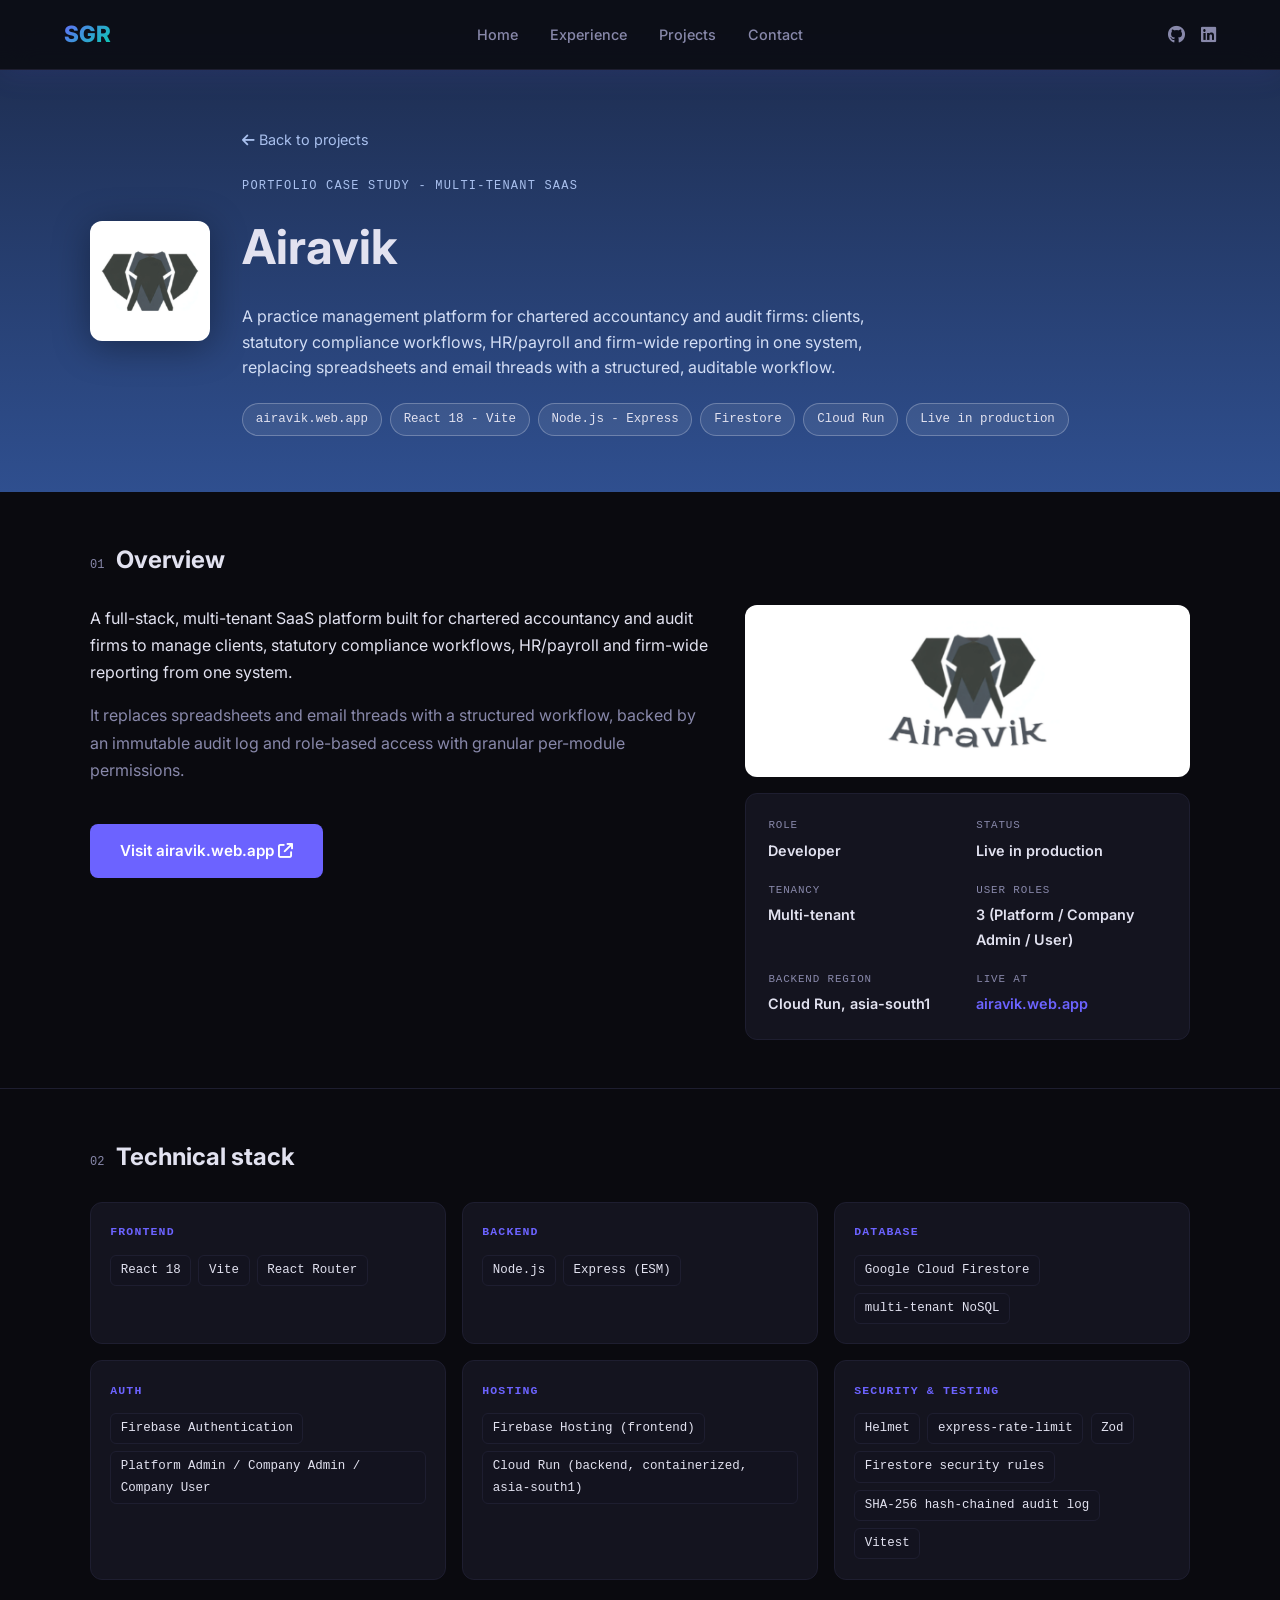
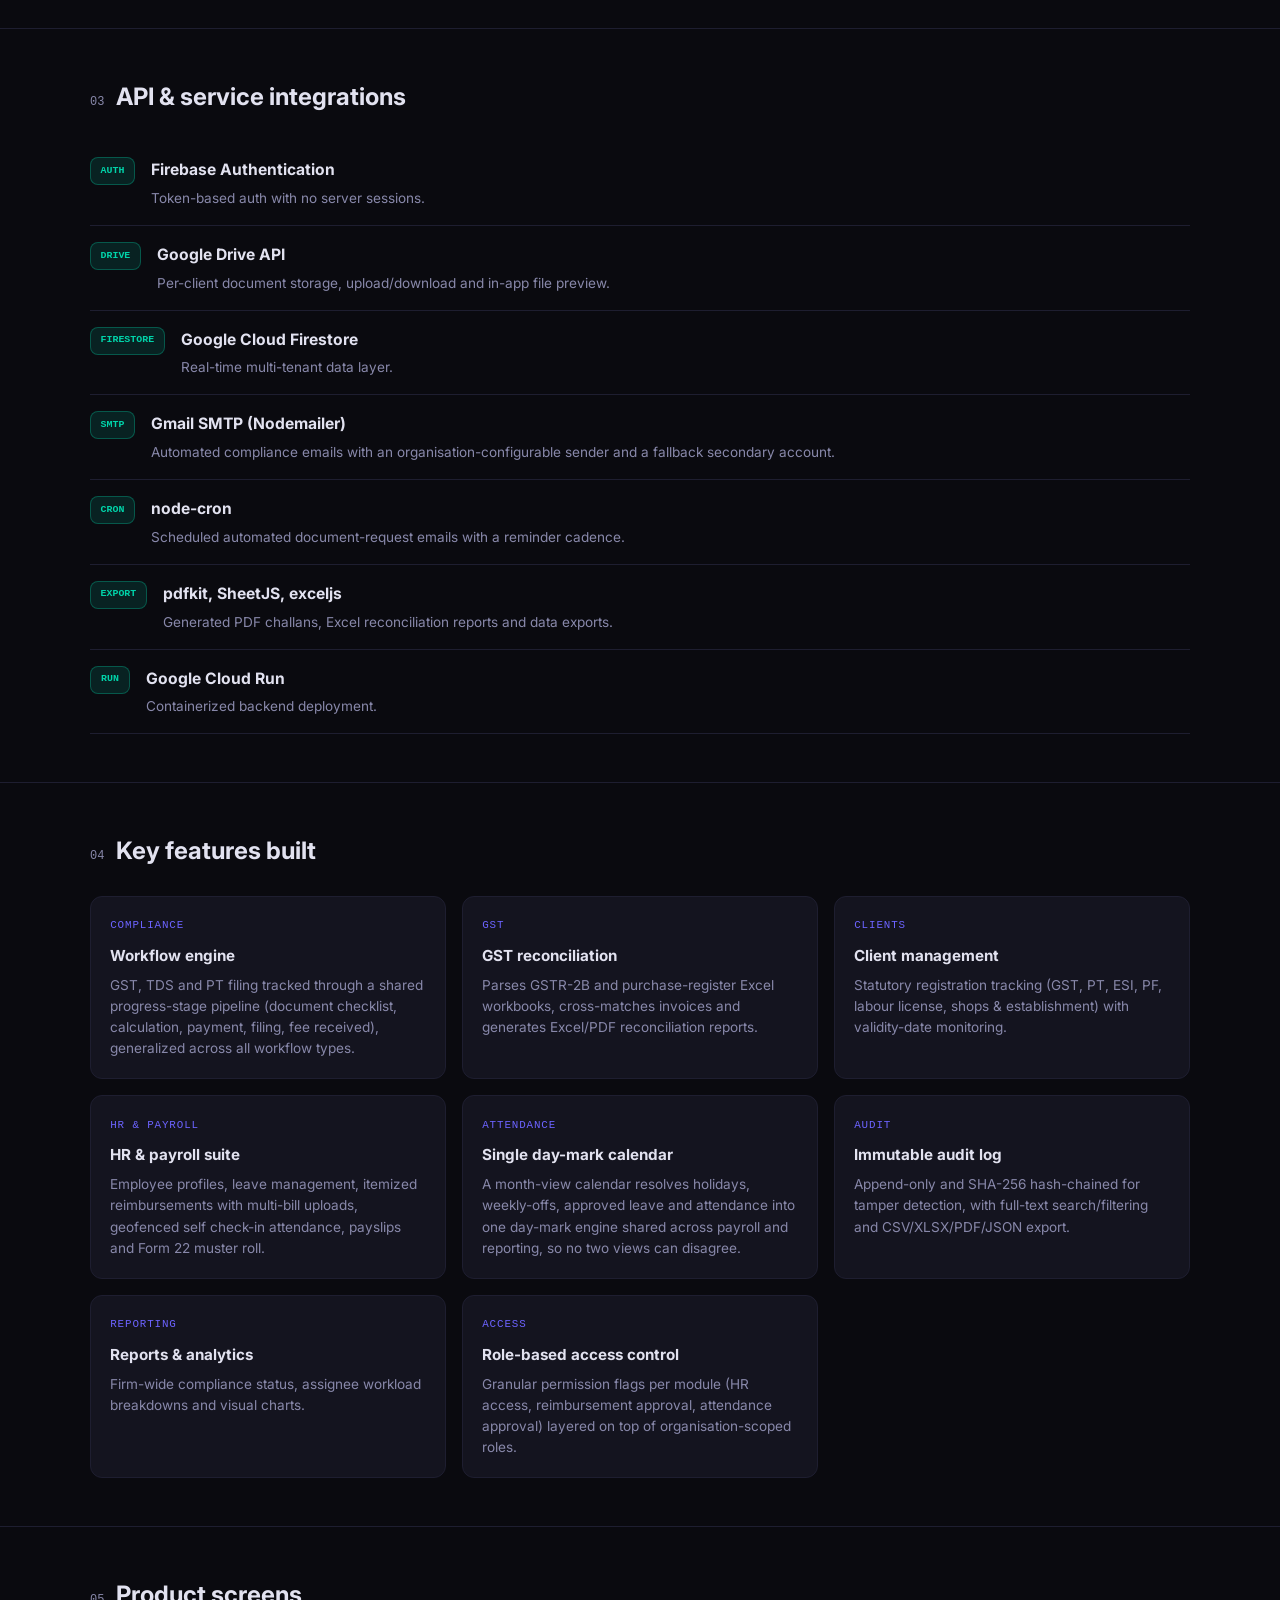
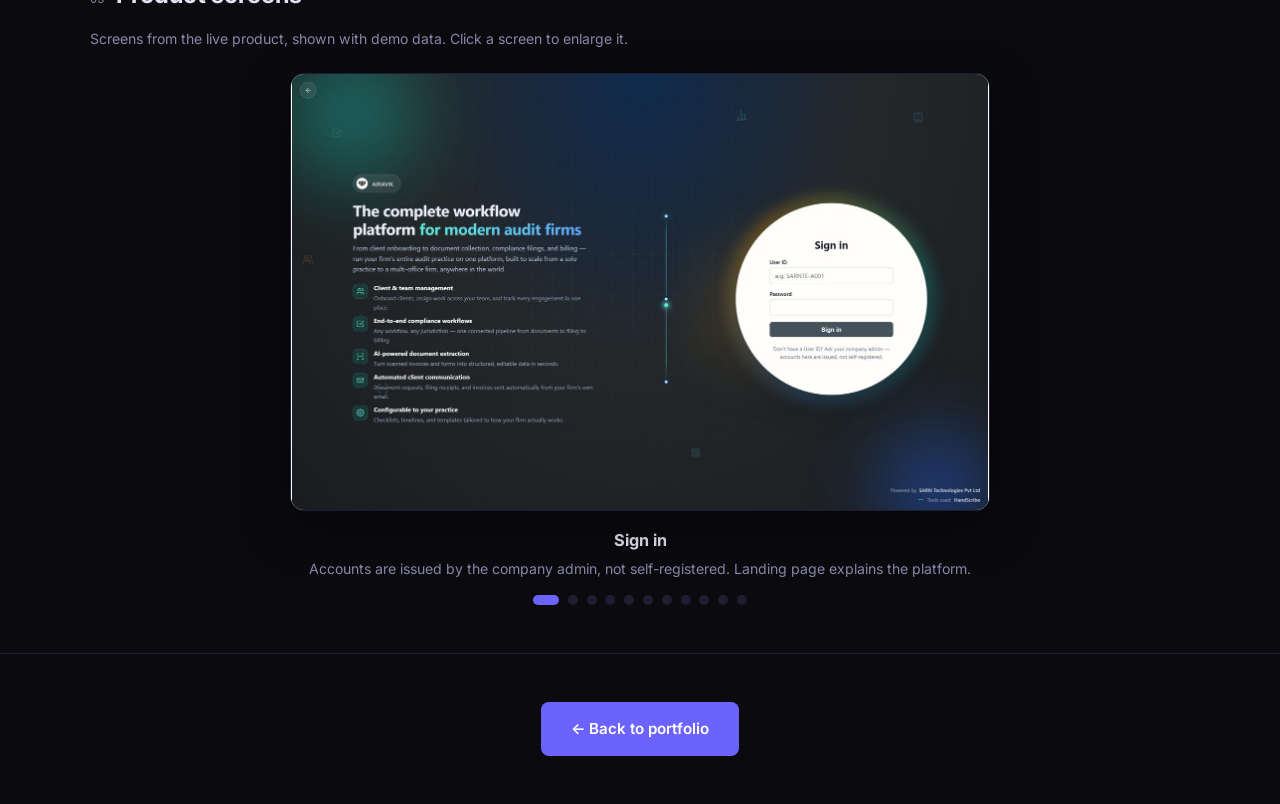
<file: airavik.html>
<!DOCTYPE html>
<html lang="en">
<head>
  <meta charset="UTF-8" />
  <meta name="viewport" content="width=device-width, initial-scale=1.0" />
  <link rel="icon" href="assets/airavik-mark.png" />
  <title>Airavik | Case Study - Samrudh G Rao</title>
  <meta name="description" content="Airavik: multi-tenant practice management platform for CA and audit firms. Case study by Samrudh G Rao." />
  <link rel="stylesheet" href="style.css" />
  <link rel="stylesheet" href="case-study.css" />
  <link href="https://fonts.googleapis.com/css2?family=Inter:wght@300;400;500;600;700;800&display=swap" rel="stylesheet" />
  <link rel="stylesheet" href="https://cdnjs.cloudflare.com/ajax/libs/font-awesome/6.5.0/css/all.min.css" />
</head>
<body>

  <nav class="navbar scrolled">
    <a href="index.html" class="nav-logo">SGR</a>
    <ul class="nav-links">
      <li><a href="index.html#home">Home</a></li>
      <li><a href="index.html#experience">Experience</a></li>
      <li><a href="index.html#projects">Projects</a></li>
      <li><a href="index.html#contact">Contact</a></li>
    </ul>
    <div class="nav-social">
      <a href="https://github.com/samrudhrao13" target="_blank" rel="noopener"><i class="fab fa-github"></i></a>
      <a href="https://www.linkedin.com/in/samrudh-rao-589159257/" target="_blank" rel="noopener"><i class="fab fa-linkedin"></i></a>
    </div>
    <button class="hamburger" id="hamburger" aria-label="Menu"><i class="fas fa-bars"></i></button>
  </nav>

  <header class="cs-hero">
    <div class="cs-wrap cs-hero-inner">
      <img src="assets/airavik-mark.png" alt="Airavik logo" class="cs-logo logo-tile" />
      <div>
      <a href="index.html#projects" class="cs-back"><i class="fas fa-arrow-left"></i> Back to projects</a>
      <div class="cs-eyebrow">Portfolio case study - Multi-tenant SaaS</div>
      <h1>Airavik</h1>
      <p>A practice management platform for chartered accountancy and audit firms: clients, statutory compliance workflows, HR/payroll and firm-wide reporting in one system, replacing spreadsheets and email threads with a structured, auditable workflow.</p>
      <div class="cs-chips">
        <span>airavik.web.app</span><span>React 18 - Vite</span><span>Node.js - Express</span><span>Firestore</span><span>Cloud Run</span><span>Live in production</span>
      </div>
      </div>
    </div>
  </header>

  <section class="cs-sec">
    <div class="cs-wrap">
      <h2><small>01</small>Overview</h2>
      <div class="cs-overview">
        <div>
          <p>A full-stack, multi-tenant SaaS platform built for chartered accountancy and audit firms to manage clients, statutory compliance workflows, HR/payroll and firm-wide reporting from one system.</p>
          <p class="muted">It replaces spreadsheets and email threads with a structured workflow, backed by an immutable audit log and role-based access with granular per-module permissions.</p>
          <a href="https://airavik.web.app" target="_blank" rel="noopener" class="btn btn-primary cs-cta">Visit airavik.web.app <i class="fas fa-arrow-up-right-from-square"></i></a>
        </div>
        <div>
          <div class="cs-logo-tile"><img src="assets/airavik-logo-full.png" alt="Airavik full logo" /></div>
          <dl class="cs-facts">
            <div><dt>Role</dt><dd>Developer</dd></div>
            <div><dt>Status</dt><dd>Live in production</dd></div>
            <div><dt>Tenancy</dt><dd>Multi-tenant</dd></div>
            <div><dt>User roles</dt><dd>3 (Platform / Company Admin / User)</dd></div>
            <div><dt>Backend region</dt><dd>Cloud Run, asia-south1</dd></div>
            <div><dt>Live at</dt><dd><a href="https://airavik.web.app" target="_blank" rel="noopener">airavik.web.app</a></dd></div>
          </dl>
        </div>
      </div>
    </div>
  </section>

  <section class="cs-sec">
    <div class="cs-wrap">
      <h2><small>02</small>Technical stack</h2>
      <div class="cs-grid c3">
        <div class="cs-card">
          <h3 class="stack-h">Frontend</h3>
          <div class="cs-tags"><span>React 18</span><span>Vite</span><span>React Router</span></div>
        </div>
        <div class="cs-card">
          <h3 class="stack-h">Backend</h3>
          <div class="cs-tags"><span>Node.js</span><span>Express (ESM)</span></div>
        </div>
        <div class="cs-card">
          <h3 class="stack-h">Database</h3>
          <div class="cs-tags"><span>Google Cloud Firestore</span><span>multi-tenant NoSQL</span></div>
        </div>
        <div class="cs-card">
          <h3 class="stack-h">Auth</h3>
          <div class="cs-tags"><span>Firebase Authentication</span><span>Platform Admin / Company Admin / Company User</span></div>
        </div>
        <div class="cs-card">
          <h3 class="stack-h">Hosting</h3>
          <div class="cs-tags"><span>Firebase Hosting (frontend)</span><span>Cloud Run (backend, containerized, asia-south1)</span></div>
        </div>
        <div class="cs-card">
          <h3 class="stack-h">Security &amp; testing</h3>
          <div class="cs-tags"><span>Helmet</span><span>express-rate-limit</span><span>Zod</span><span>Firestore security rules</span><span>SHA-256 hash-chained audit log</span><span>Vitest</span></div>
        </div>
      </div>
    </div>
  </section>

  <section class="cs-sec">
    <div class="cs-wrap">
      <h2><small>03</small>API &amp; service integrations</h2>
      <div class="cs-int">
        <div><span class="ic ic-wide">AUTH</span><div><h3>Firebase Authentication</h3><p>Token-based auth with no server sessions.</p></div></div>
        <div><span class="ic ic-wide">DRIVE</span><div><h3>Google Drive API</h3><p>Per-client document storage, upload/download and in-app file preview.</p></div></div>
        <div><span class="ic ic-wide">FIRESTORE</span><div><h3>Google Cloud Firestore</h3><p>Real-time multi-tenant data layer.</p></div></div>
        <div><span class="ic ic-wide">SMTP</span><div><h3>Gmail SMTP (Nodemailer)</h3><p>Automated compliance emails with an organisation-configurable sender and a fallback secondary account.</p></div></div>
        <div><span class="ic ic-wide">CRON</span><div><h3>node-cron</h3><p>Scheduled automated document-request emails with a reminder cadence.</p></div></div>
        <div><span class="ic ic-wide">EXPORT</span><div><h3>pdfkit, SheetJS, exceljs</h3><p>Generated PDF challans, Excel reconciliation reports and data exports.</p></div></div>
        <div><span class="ic ic-wide">RUN</span><div><h3>Google Cloud Run</h3><p>Containerized backend deployment.</p></div></div>
      </div>
    </div>
  </section>

  <section class="cs-sec">
    <div class="cs-wrap">
      <h2><small>04</small>Key features built</h2>
      <div class="cs-grid c3">
        <div class="cs-card"><div class="cs-kicker">Compliance</div><h3>Workflow engine</h3><p>GST, TDS and PT filing tracked through a shared progress-stage pipeline (document checklist, calculation, payment, filing, fee received), generalized across all workflow types.</p></div>
        <div class="cs-card"><div class="cs-kicker">GST</div><h3>GST reconciliation</h3><p>Parses GSTR-2B and purchase-register Excel workbooks, cross-matches invoices and generates Excel/PDF reconciliation reports.</p></div>
        <div class="cs-card"><div class="cs-kicker">Clients</div><h3>Client management</h3><p>Statutory registration tracking (GST, PT, ESI, PF, labour license, shops &amp; establishment) with validity-date monitoring.</p></div>
        <div class="cs-card"><div class="cs-kicker">HR &amp; payroll</div><h3>HR &amp; payroll suite</h3><p>Employee profiles, leave management, itemized reimbursements with multi-bill uploads, geofenced self check-in attendance, payslips and Form 22 muster roll.</p></div>
        <div class="cs-card"><div class="cs-kicker">Attendance</div><h3>Single day-mark calendar</h3><p>A month-view calendar resolves holidays, weekly-offs, approved leave and attendance into one day-mark engine shared across payroll and reporting, so no two views can disagree.</p></div>
        <div class="cs-card"><div class="cs-kicker">Audit</div><h3>Immutable audit log</h3><p>Append-only and SHA-256 hash-chained for tamper detection, with full-text search/filtering and CSV/XLSX/PDF/JSON export.</p></div>
        <div class="cs-card"><div class="cs-kicker">Reporting</div><h3>Reports &amp; analytics</h3><p>Firm-wide compliance status, assignee workload breakdowns and visual charts.</p></div>
        <div class="cs-card"><div class="cs-kicker">Access</div><h3>Role-based access control</h3><p>Granular permission flags per module (HR access, reimbursement approval, attendance approval) layered on top of organisation-scoped roles.</p></div>
      </div>
    </div>
  </section>

  <section class="cs-sec" id="shots">
    <div class="cs-wrap">
      <h2><small>05</small>Product screens</h2>
      <p class="cs-shots-note">Screens from the live product, shown with demo data. Click a screen to enlarge it.</p>
      <div class="slider" aria-roledescription="carousel" aria-label="Product screens">
        <div class="slides">
          <figure class="slide active" data-title="Sign in" data-desc="Accounts are issued by the company admin, not self-registered. Landing page explains the platform.">
            <img src="assets/screens/air-login.jpg" alt="Sign in" />
          </figure>
          <figure class="slide" data-title="Dashboard" data-desc="Client counts per workflow, quick access to every module, and workflow progress across GST, TDS and PT.">
            <img src="assets/screens/air-dashboard.jpg" alt="Dashboard" loading="lazy" />
          </figure>
          <figure class="slide" data-title="Client management" data-desc="Every client with workflow status, overdue alerts and assigned team members. Search and filter by status, workflow or assignee.">
            <img src="assets/screens/air-clients.jpg" alt="Client management" loading="lazy" />
          </figure>
          <figure class="slide" data-title="Compliance workflow" data-desc="Each filing moves through stages: documents requested, received, calculation, payment, filing, client billing and fee received.">
            <img src="assets/screens/air-client-workflow.jpg" alt="Compliance workflow" loading="lazy" />
          </figure>
          <figure class="slide" data-title="Attendance" data-desc="Daily roster with present, absent, leave and half-day, plus geofenced self check-in settings and a monthly summary.">
            <img src="assets/screens/air-attendance.jpg" alt="Attendance" loading="lazy" />
          </figure>
          <figure class="slide" data-title="Attendance calendar" data-desc="Month view that resolves holidays, weekly-offs, leave and attendance into payable days.">
            <img src="assets/screens/air-attendance-calendar.jpg" alt="Attendance calendar" loading="lazy" />
          </figure>
          <figure class="slide" data-title="Employee profiles" data-desc="Employee master data with role, designation, department and status.">
            <img src="assets/screens/air-employees.jpg" alt="Employee profiles" loading="lazy" />
          </figure>
          <figure class="slide" data-title="Reports and analytics" data-desc="Firm-wide status: clients by workflow, where clients stand by stage, workload per team member and payment pending.">
            <img src="assets/screens/air-reports.jpg" alt="Reports and analytics" loading="lazy" />
          </figure>
          <figure class="slide" data-title="Settings" data-desc="Company-wide configuration for workflows, email schedule, Drive storage, extractor templates and the audit log.">
            <img src="assets/screens/air-settings.jpg" alt="Settings" loading="lazy" />
          </figure>
          <figure class="slide" data-title="Audit log" data-desc="Tamper-evident, hash-chained log with search and filters, exportable as CSV, XLSX, PDF and JSON.">
            <img src="assets/screens/air-audit-log.jpg" alt="Audit log" loading="lazy" />
          </figure>
          <figure class="slide" data-title="First-login profile setup" data-desc="New employees complete their HR profile once, with emergency contact details, before using the app.">
            <img src="assets/screens/air-onboarding.jpg" alt="First-login profile setup" loading="lazy" />
          </figure>
        </div>
        <div class="slide-caption"><b></b><span></span></div>
        <div class="dots"><button class="dot active" aria-label="Show screen 1"></button><button class="dot" aria-label="Show screen 2"></button><button class="dot" aria-label="Show screen 3"></button><button class="dot" aria-label="Show screen 4"></button><button class="dot" aria-label="Show screen 5"></button><button class="dot" aria-label="Show screen 6"></button><button class="dot" aria-label="Show screen 7"></button><button class="dot" aria-label="Show screen 8"></button><button class="dot" aria-label="Show screen 9"></button><button class="dot" aria-label="Show screen 10"></button><button class="dot" aria-label="Show screen 11"></button></div>
      </div>
    </div>
  </section>

  <footer class="cs-sec" style="border:0;text-align:center;color:var(--text-muted);font-size:0.85rem">
    <a href="index.html#projects" class="btn btn-primary">&larr; Back to portfolio</a>
  </footer>

  <script>
    (function () {
      var hb = document.getElementById('hamburger'), nl = document.querySelector('.nav-links');
      if (hb && nl) hb.addEventListener('click', function () { nl.classList.toggle('open'); });

      var slider = document.querySelector('.slider');
      var slides = [].slice.call(document.querySelectorAll('.slide'));
      var dots = [].slice.call(document.querySelectorAll('.dot'));
      var capB = document.querySelector('.slide-caption b'), capS = document.querySelector('.slide-caption span');
      var idx = 0, timer = null, paused = false;
      var reduce = window.matchMedia('(prefers-reduced-motion: reduce)').matches;

      function show(i) {
        idx = (i + slides.length) % slides.length;
        slides.forEach(function (s, n) { s.classList.toggle('active', n === idx); });
        dots.forEach(function (d, n) { d.classList.toggle('active', n === idx); });
        capB.textContent = slides[idx].dataset.title;
        capS.textContent = slides[idx].dataset.desc;
      }
      function start() { stop(); timer = setInterval(function () { if (!paused) show(idx + 1); }, 2000); }
      function stop() { if (timer) clearInterval(timer); timer = null; }
      dots.forEach(function (d, n) { d.addEventListener('click', function () { show(n); start(); }); });
            show(0); start();

      // Click to enlarge, with the description
      var box = document.createElement('div');
      box.className = 'lightbox';
      box.innerHTML = '<figure><img alt="" /><figcaption><b></b><span></span></figcaption></figure><button aria-label="Close">&times;</button>';
      document.body.appendChild(box);
      var big = box.querySelector('img'), lb = box.querySelector('figcaption b'), ld = box.querySelector('figcaption span');
      function openBox() {
        var s = slides[idx];
        big.src = s.querySelector('img').src; big.alt = s.querySelector('img').alt;
        lb.textContent = s.dataset.title; ld.textContent = s.dataset.desc;
        box.classList.add('open'); paused = true;
      }
      function closeBox() { box.classList.remove('open'); paused = false; }
      slides.forEach(function (s) { s.addEventListener('click', openBox); });
      box.addEventListener('click', closeBox);
      document.addEventListener('keydown', function (ev) { if (ev.key === 'Escape') closeBox(); });
    })();
  </script>
</body>
</html>
</file>
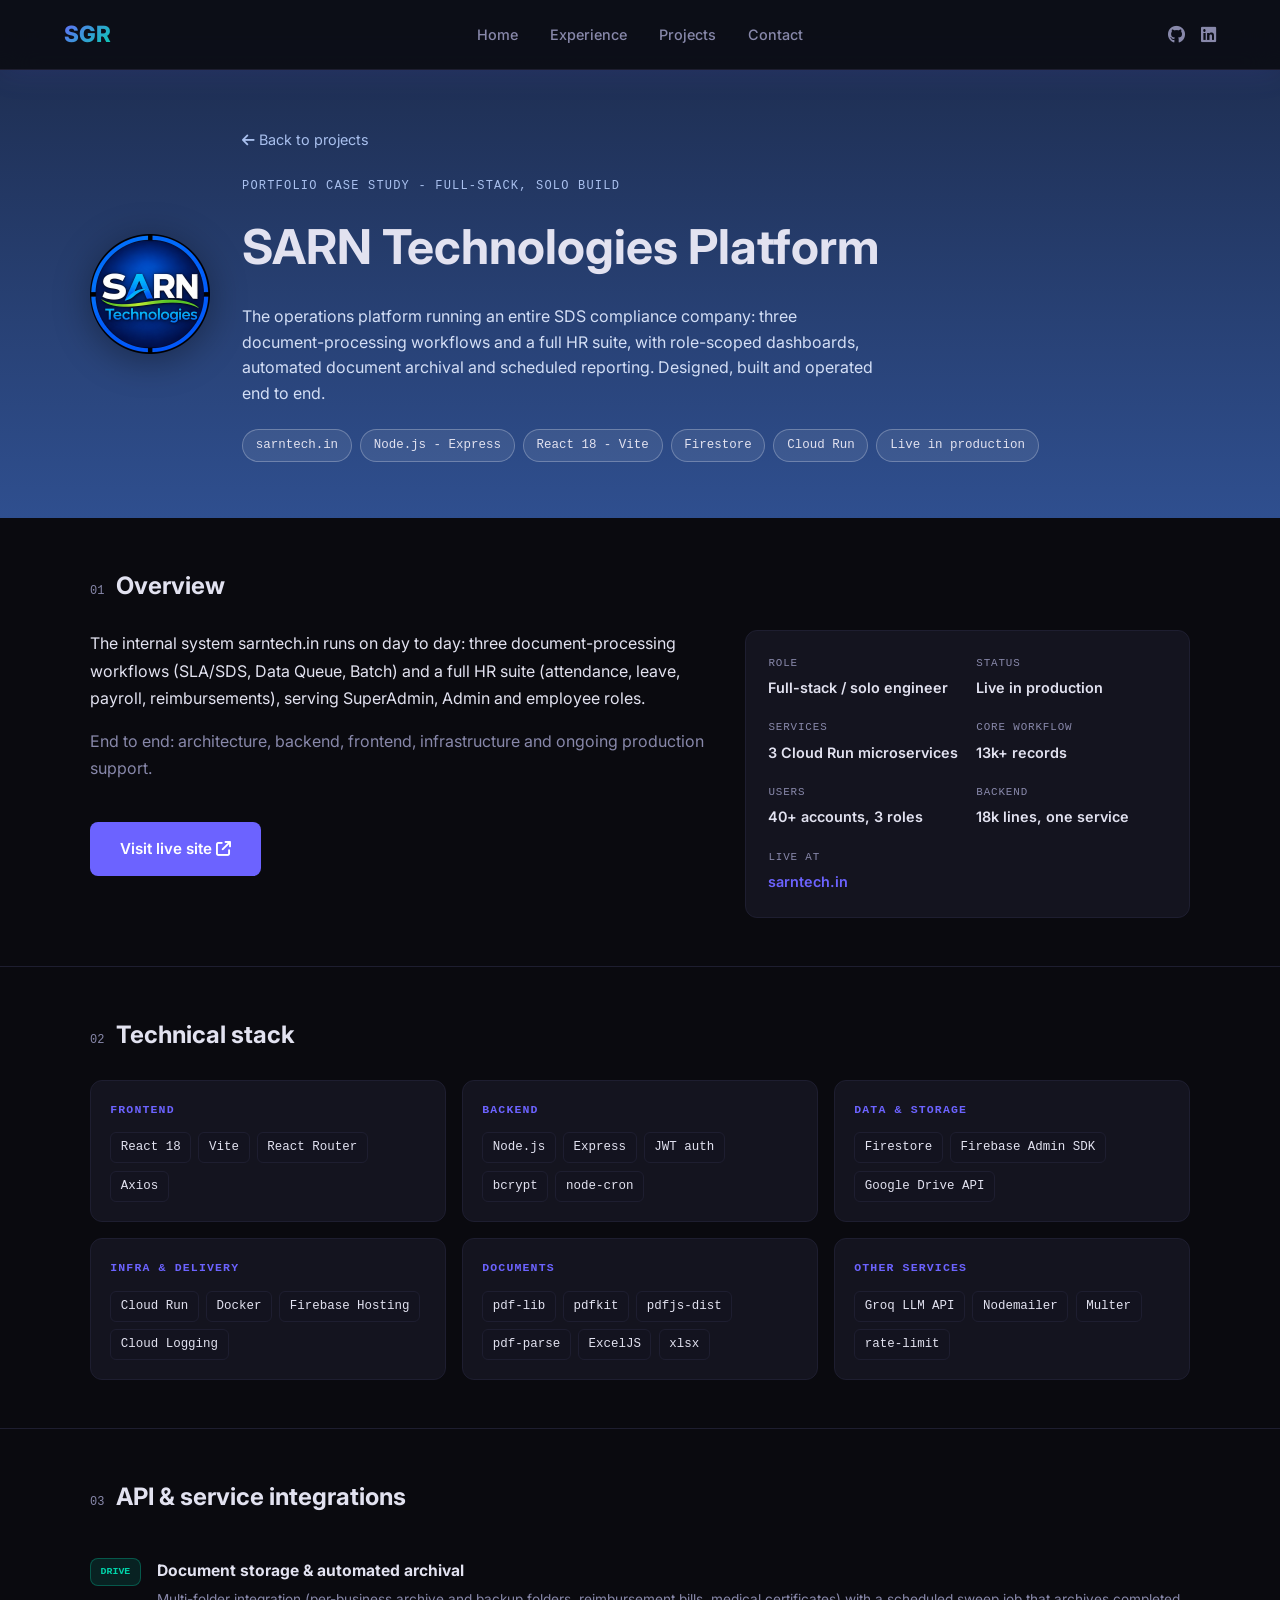
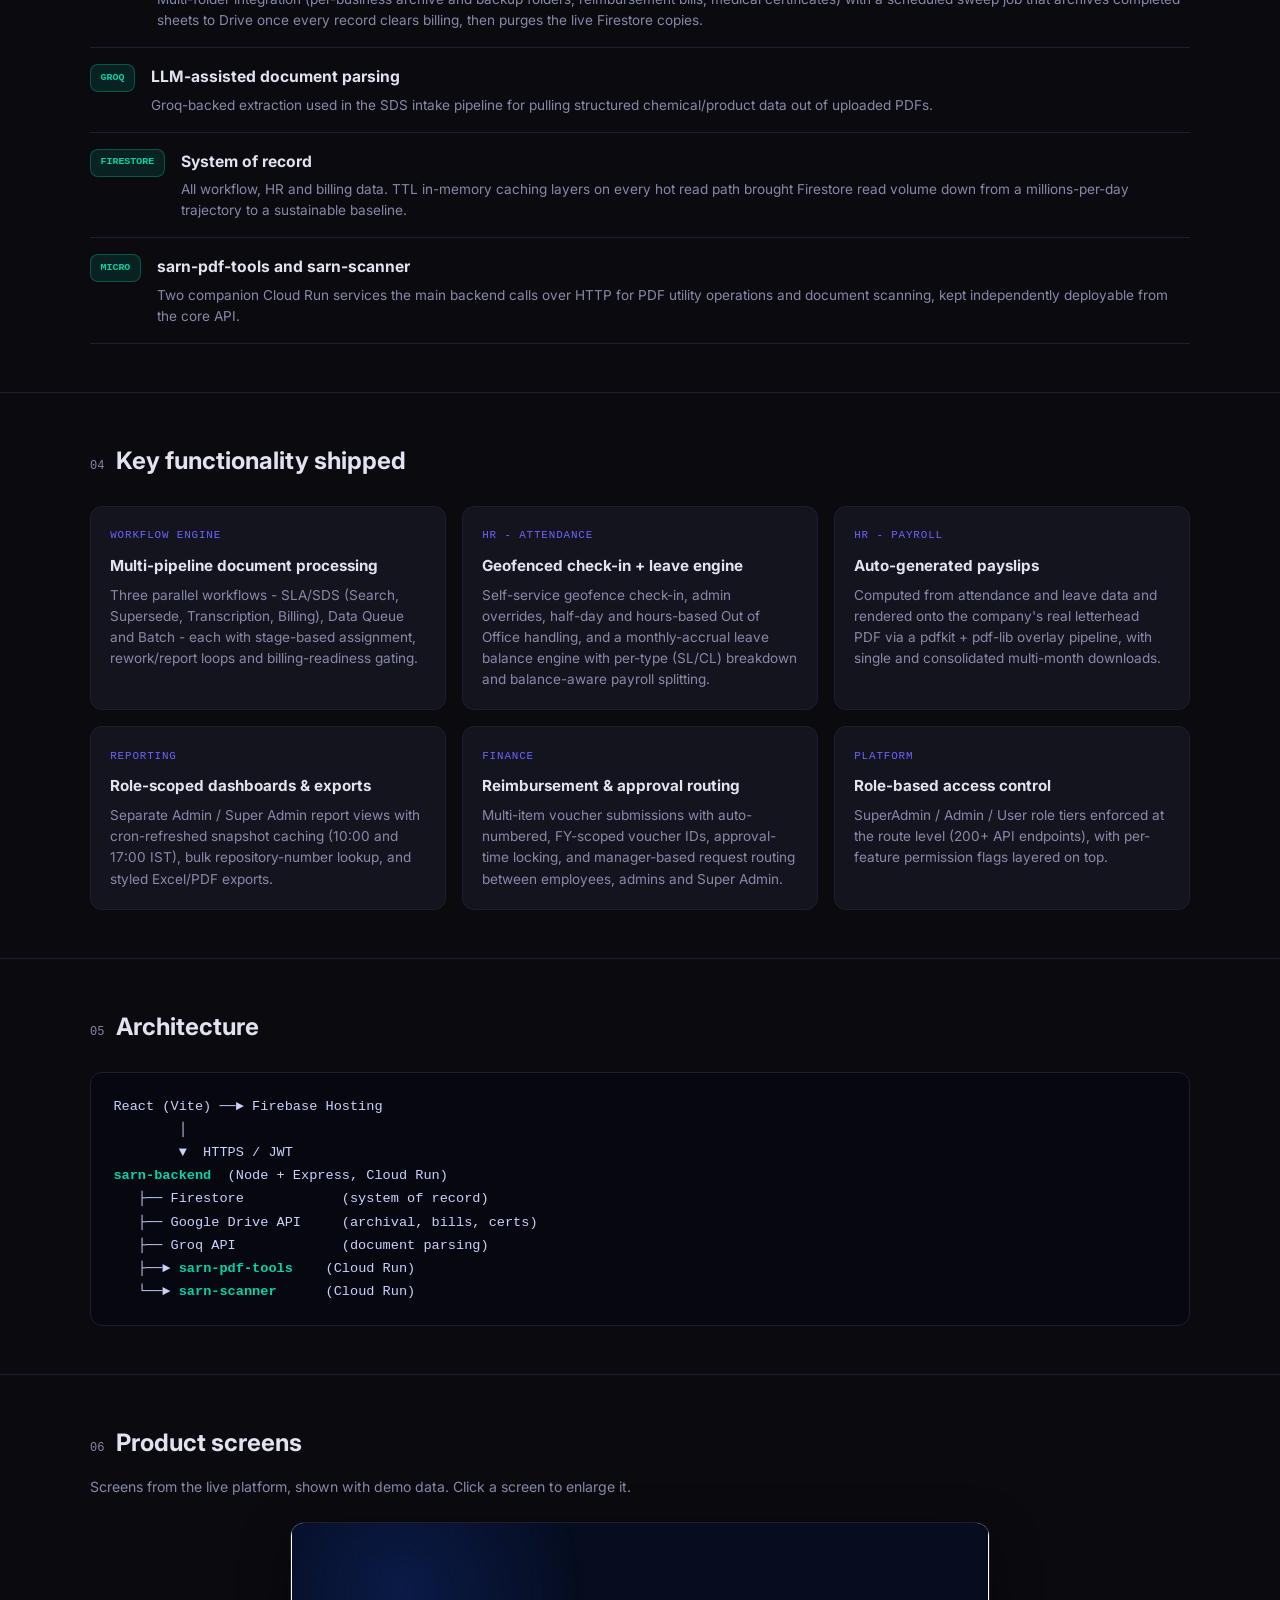
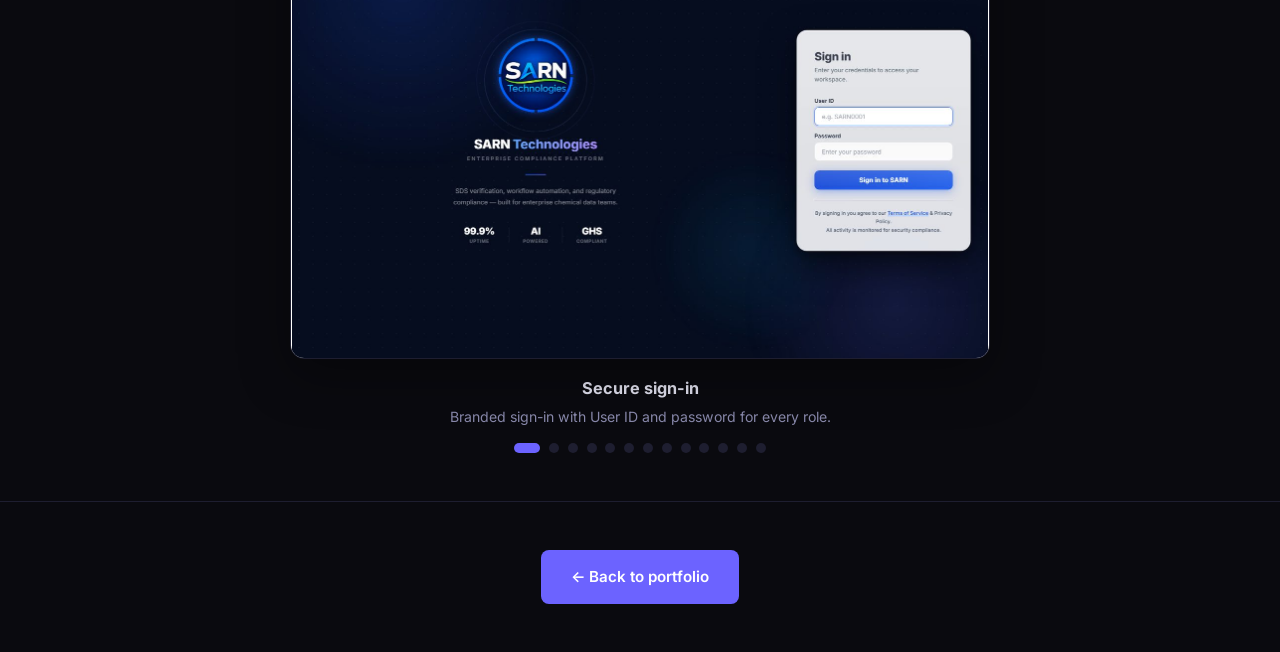
<file: sarn-platform.html>
<!DOCTYPE html>
<html lang="en">
<head>
  <meta charset="UTF-8" />
  <meta name="viewport" content="width=device-width, initial-scale=1.0" />
  <link rel="icon" href="assets/sarn-logo.png" />
  <title>SARN Technologies Platform | Case Study - Samrudh G Rao</title>
  <meta name="description" content="SARN Technologies Platform: operations platform for an SDS compliance company. Case study by Samrudh G Rao." />
  <link rel="stylesheet" href="style.css" />
  <link rel="stylesheet" href="case-study.css" />
  <link href="https://fonts.googleapis.com/css2?family=Inter:wght@300;400;500;600;700;800&display=swap" rel="stylesheet" />
  <link rel="stylesheet" href="https://cdnjs.cloudflare.com/ajax/libs/font-awesome/6.5.0/css/all.min.css" />
</head>
<body>

  <nav class="navbar scrolled">
    <a href="index.html" class="nav-logo">SGR</a>
    <ul class="nav-links">
      <li><a href="index.html#home">Home</a></li>
      <li><a href="index.html#experience">Experience</a></li>
      <li><a href="index.html#projects">Projects</a></li>
      <li><a href="index.html#contact">Contact</a></li>
    </ul>
    <div class="nav-social">
      <a href="https://github.com/samrudhrao13" target="_blank" rel="noopener"><i class="fab fa-github"></i></a>
      <a href="https://www.linkedin.com/in/samrudh-rao-589159257/" target="_blank" rel="noopener"><i class="fab fa-linkedin"></i></a>
    </div>
    <button class="hamburger" id="hamburger" aria-label="Menu"><i class="fas fa-bars"></i></button>
  </nav>

  <header class="cs-hero">
    <div class="cs-wrap cs-hero-inner">
      <img src="assets/sarn-logo.png" alt="SARN Technologies logo" class="cs-logo" />
      <div>
      <a href="index.html#projects" class="cs-back"><i class="fas fa-arrow-left"></i> Back to projects</a>
      <div class="cs-eyebrow">Portfolio case study - Full-stack, solo build</div>
      <h1>SARN Technologies Platform</h1>
      <p>The operations platform running an entire SDS compliance company: three document-processing workflows and a full HR suite, with role-scoped dashboards, automated document archival and scheduled reporting. Designed, built and operated end to end.</p>
      <div class="cs-chips">
        <span>sarntech.in</span><span>Node.js - Express</span><span>React 18 - Vite</span><span>Firestore</span><span>Cloud Run</span><span>Live in production</span>
      </div>
      </div>
    </div>
  </header>

  <section class="cs-sec">
    <div class="cs-wrap">
      <h2><small>01</small>Overview</h2>
      <div class="cs-overview">
        <div>
          <p>The internal system sarntech.in runs on day to day: three document-processing workflows (SLA/SDS, Data Queue, Batch) and a full HR suite (attendance, leave, payroll, reimbursements), serving SuperAdmin, Admin and employee roles.</p>
          <p class="muted">End to end: architecture, backend, frontend, infrastructure and ongoing production support.</p>
          <a href="https://sarntech.in" target="_blank" rel="noopener" class="btn btn-primary cs-cta">Visit live site <i class="fas fa-arrow-up-right-from-square"></i></a>
        </div>
        <dl class="cs-facts">
          <div><dt>Role</dt><dd>Full-stack / solo engineer</dd></div>
          <div><dt>Status</dt><dd>Live in production</dd></div>
          <div><dt>Services</dt><dd>3 Cloud Run microservices</dd></div>
          <div><dt>Core workflow</dt><dd>13k+ records</dd></div>
          <div><dt>Users</dt><dd>40+ accounts, 3 roles</dd></div>
          <div><dt>Backend</dt><dd>18k lines, one service</dd></div>
          <div><dt>Live at</dt><dd><a href="https://sarntech.in" target="_blank" rel="noopener">sarntech.in</a></dd></div>
        </dl>
      </div>
    </div>
  </section>

  <section class="cs-sec">
    <div class="cs-wrap">
      <h2><small>02</small>Technical stack</h2>
      <div class="cs-grid c3">
        <div class="cs-card">
          <h3 class="stack-h">Frontend</h3>
          <div class="cs-tags"><span>React 18</span><span>Vite</span><span>React Router</span><span>Axios</span></div>
        </div>
        <div class="cs-card">
          <h3 class="stack-h">Backend</h3>
          <div class="cs-tags"><span>Node.js</span><span>Express</span><span>JWT auth</span><span>bcrypt</span><span>node-cron</span></div>
        </div>
        <div class="cs-card">
          <h3 class="stack-h">Data &amp; storage</h3>
          <div class="cs-tags"><span>Firestore</span><span>Firebase Admin SDK</span><span>Google Drive API</span></div>
        </div>
        <div class="cs-card">
          <h3 class="stack-h">Infra &amp; delivery</h3>
          <div class="cs-tags"><span>Cloud Run</span><span>Docker</span><span>Firebase Hosting</span><span>Cloud Logging</span></div>
        </div>
        <div class="cs-card">
          <h3 class="stack-h">Documents</h3>
          <div class="cs-tags"><span>pdf-lib</span><span>pdfkit</span><span>pdfjs-dist</span><span>pdf-parse</span><span>ExcelJS</span><span>xlsx</span></div>
        </div>
        <div class="cs-card">
          <h3 class="stack-h">Other services</h3>
          <div class="cs-tags"><span>Groq LLM API</span><span>Nodemailer</span><span>Multer</span><span>rate-limit</span></div>
        </div>
      </div>
    </div>
  </section>

  <section class="cs-sec">
    <div class="cs-wrap">
      <h2><small>03</small>API &amp; service integrations</h2>
      <div class="cs-int">
        <div><span class="ic ic-wide">DRIVE</span><div><h3>Document storage &amp; automated archival</h3><p>Multi-folder integration (per-business archive and backup folders, reimbursement bills, medical certificates) with a scheduled sweep job that archives completed sheets to Drive once every record clears billing, then purges the live Firestore copies.</p></div></div>
        <div><span class="ic ic-wide">GROQ</span><div><h3>LLM-assisted document parsing</h3><p>Groq-backed extraction used in the SDS intake pipeline for pulling structured chemical/product data out of uploaded PDFs.</p></div></div>
        <div><span class="ic ic-wide">FIRESTORE</span><div><h3>System of record</h3><p>All workflow, HR and billing data. TTL in-memory caching layers on every hot read path brought Firestore read volume down from a millions-per-day trajectory to a sustainable baseline.</p></div></div>
        <div><span class="ic ic-wide">MICRO</span><div><h3>sarn-pdf-tools and sarn-scanner</h3><p>Two companion Cloud Run services the main backend calls over HTTP for PDF utility operations and document scanning, kept independently deployable from the core API.</p></div></div>
      </div>
    </div>
  </section>

  <section class="cs-sec">
    <div class="cs-wrap">
      <h2><small>04</small>Key functionality shipped</h2>
      <div class="cs-grid c3">
        <div class="cs-card"><div class="cs-kicker">Workflow engine</div><h3>Multi-pipeline document processing</h3><p>Three parallel workflows - SLA/SDS (Search, Supersede, Transcription, Billing), Data Queue and Batch - each with stage-based assignment, rework/report loops and billing-readiness gating.</p></div>
        <div class="cs-card"><div class="cs-kicker">HR - Attendance</div><h3>Geofenced check-in + leave engine</h3><p>Self-service geofence check-in, admin overrides, half-day and hours-based Out of Office handling, and a monthly-accrual leave balance engine with per-type (SL/CL) breakdown and balance-aware payroll splitting.</p></div>
        <div class="cs-card"><div class="cs-kicker">HR - Payroll</div><h3>Auto-generated payslips</h3><p>Computed from attendance and leave data and rendered onto the company's real letterhead PDF via a pdfkit + pdf-lib overlay pipeline, with single and consolidated multi-month downloads.</p></div>
        <div class="cs-card"><div class="cs-kicker">Reporting</div><h3>Role-scoped dashboards &amp; exports</h3><p>Separate Admin / Super Admin report views with cron-refreshed snapshot caching (10:00 and 17:00 IST), bulk repository-number lookup, and styled Excel/PDF exports.</p></div>
        <div class="cs-card"><div class="cs-kicker">Finance</div><h3>Reimbursement &amp; approval routing</h3><p>Multi-item voucher submissions with auto-numbered, FY-scoped voucher IDs, approval-time locking, and manager-based request routing between employees, admins and Super Admin.</p></div>
        <div class="cs-card"><div class="cs-kicker">Platform</div><h3>Role-based access control</h3><p>SuperAdmin / Admin / User role tiers enforced at the route level (200+ API endpoints), with per-feature permission flags layered on top.</p></div>
      </div>
    </div>
  </section>

  <section class="cs-sec">
    <div class="cs-wrap">
      <h2><small>05</small>Architecture</h2>
      <pre class="cs-arch">React (Vite) ──► Firebase Hosting
        │
        ▼  HTTPS / JWT
<b>sarn-backend</b>  (Node + Express, Cloud Run)
   ├── Firestore            (system of record)
   ├── Google Drive API     (archival, bills, certs)
   ├── Groq API             (document parsing)
   ├──► <b>sarn-pdf-tools</b>    (Cloud Run)
   └──► <b>sarn-scanner</b>      (Cloud Run)</pre>
    </div>
  </section>

  <section class="cs-sec" id="shots">
    <div class="cs-wrap">
      <h2><small>06</small>Product screens</h2>
      <p class="cs-shots-note">Screens from the live platform, shown with demo data. Click a screen to enlarge it.</p>
      <div class="slider" aria-roledescription="carousel" aria-label="Product screens">
        <div class="slides">
          <figure class="slide active" data-title="Secure sign-in" data-desc="Branded sign-in with User ID and password for every role.">
            <img src="assets/screens/sarn-login.jpg" alt="Secure sign-in" />
          </figure>
          <figure class="slide" data-title="Super Admin dashboard" data-desc="Platform overview: users, admins, who is online, and quick access to every module.">
            <img src="assets/screens/sarn-superadmin.jpg" alt="Super Admin dashboard" loading="lazy" />
          </figure>
          <figure class="slide" data-title="SDS workflow hub" data-desc="Admin home for the SDS pipeline: upload, references, assignment, workflow control, billing and reports.">
            <img src="assets/screens/sarn-sds-dashboard.jpg" alt="SDS workflow hub" loading="lazy" />
          </figure>
          <figure class="slide" data-title="SDS monitoring dashboard" data-desc="Live reporting on workflow progress, completion, billing readiness and top performers.">
            <img src="assets/screens/sarn-sds-reports.jpg" alt="SDS monitoring dashboard" loading="lazy" />
          </figure>
          <figure class="slide" data-title="Data Queue (DQ) workflow" data-desc="Upload, list, assign, track and bill Data Queue records.">
            <img src="assets/screens/sarn-dq-dashboard.jpg" alt="Data Queue (DQ) workflow" loading="lazy" />
          </figure>
          <figure class="slide" data-title="DQ workflow control" data-desc="Track records by stage and force-advance stuck records to billing.">
            <img src="assets/screens/sarn-dq-control.jpg" alt="DQ workflow control" loading="lazy" />
          </figure>
          <figure class="slide" data-title="Batch workflow" data-desc="Upload, assign, verify and bill batch records.">
            <img src="assets/screens/sarn-batch-dashboard.jpg" alt="Batch workflow" loading="lazy" />
          </figure>
          <figure class="slide" data-title="Attendance" data-desc="Present, absent, leave, half-day and out of office, with geofenced self check-in and a monthly summary per employee.">
            <img src="assets/screens/sarn-attendance.jpg" alt="Attendance" loading="lazy" />
          </figure>
          <figure class="slide" data-title="Leave management" data-desc="Leave register with approve, reject and cancel. Approved leave feeds payable days on the payslip.">
            <img src="assets/screens/sarn-leave.jpg" alt="Leave management" loading="lazy" />
          </figure>
          <figure class="slide" data-title="Payslip generator" data-desc="Generate, edit, finalize and publish monthly payslips, with an Excel register and Form 22.">
            <img src="assets/screens/sarn-payslips.jpg" alt="Payslip generator" loading="lazy" />
          </figure>
          <figure class="slide" data-title="Reimbursements" data-desc="Approve and settle employee expense vouchers, with totals, exports and status tracking.">
            <img src="assets/screens/sarn-reimbursements.jpg" alt="Reimbursements" loading="lazy" />
          </figure>
          <figure class="slide" data-title="Team structure" data-desc="Assign each employee to the admin who approves their leave and out-of-office requests.">
            <img src="assets/screens/sarn-team.jpg" alt="Team structure" loading="lazy" />
          </figure>
          <figure class="slide" data-title="Employee profiles" data-desc="Master employee data that feeds leave, reimbursements, payslips and Form 22.">
            <img src="assets/screens/sarn-employees.jpg" alt="Employee profiles" loading="lazy" />
          </figure>
        </div>
        <div class="slide-caption"><b></b><span></span></div>
        <div class="dots"><button class="dot active" aria-label="Show screen 1"></button><button class="dot" aria-label="Show screen 2"></button><button class="dot" aria-label="Show screen 3"></button><button class="dot" aria-label="Show screen 4"></button><button class="dot" aria-label="Show screen 5"></button><button class="dot" aria-label="Show screen 6"></button><button class="dot" aria-label="Show screen 7"></button><button class="dot" aria-label="Show screen 8"></button><button class="dot" aria-label="Show screen 9"></button><button class="dot" aria-label="Show screen 10"></button><button class="dot" aria-label="Show screen 11"></button><button class="dot" aria-label="Show screen 12"></button><button class="dot" aria-label="Show screen 13"></button></div>
      </div>
    </div>
  </section>

  <footer class="cs-sec" style="border:0;text-align:center;color:var(--text-muted);font-size:0.85rem">
    <a href="index.html#projects" class="btn btn-primary">&larr; Back to portfolio</a>
  </footer>

  <script>
    (function () {
      var hb = document.getElementById('hamburger'), nl = document.querySelector('.nav-links');
      if (hb && nl) hb.addEventListener('click', function () { nl.classList.toggle('open'); });

      var slider = document.querySelector('.slider');
      var slides = [].slice.call(document.querySelectorAll('.slide'));
      var dots = [].slice.call(document.querySelectorAll('.dot'));
      var capB = document.querySelector('.slide-caption b'), capS = document.querySelector('.slide-caption span');
      var idx = 0, timer = null, paused = false;
      var reduce = window.matchMedia('(prefers-reduced-motion: reduce)').matches;

      function show(i) {
        idx = (i + slides.length) % slides.length;
        slides.forEach(function (s, n) { s.classList.toggle('active', n === idx); });
        dots.forEach(function (d, n) { d.classList.toggle('active', n === idx); });
        capB.textContent = slides[idx].dataset.title;
        capS.textContent = slides[idx].dataset.desc;
      }
      function start() { stop(); timer = setInterval(function () { if (!paused) show(idx + 1); }, 2000); }
      function stop() { if (timer) clearInterval(timer); timer = null; }
      dots.forEach(function (d, n) { d.addEventListener('click', function () { show(n); start(); }); });
            show(0); start();

      // Click to enlarge, with the description
      var box = document.createElement('div');
      box.className = 'lightbox';
      box.innerHTML = '<figure><img alt="" /><figcaption><b></b><span></span></figcaption></figure><button aria-label="Close">&times;</button>';
      document.body.appendChild(box);
      var big = box.querySelector('img'), lb = box.querySelector('figcaption b'), ld = box.querySelector('figcaption span');
      function openBox() {
        var s = slides[idx];
        big.src = s.querySelector('img').src; big.alt = s.querySelector('img').alt;
        lb.textContent = s.dataset.title; ld.textContent = s.dataset.desc;
        box.classList.add('open'); paused = true;
      }
      function closeBox() { box.classList.remove('open'); paused = false; }
      slides.forEach(function (s) { s.addEventListener('click', openBox); });
      box.addEventListener('click', closeBox);
      document.addEventListener('keydown', function (ev) { if (ev.key === 'Escape') closeBox(); });
    })();
  </script>
</body>
</html>
</file>
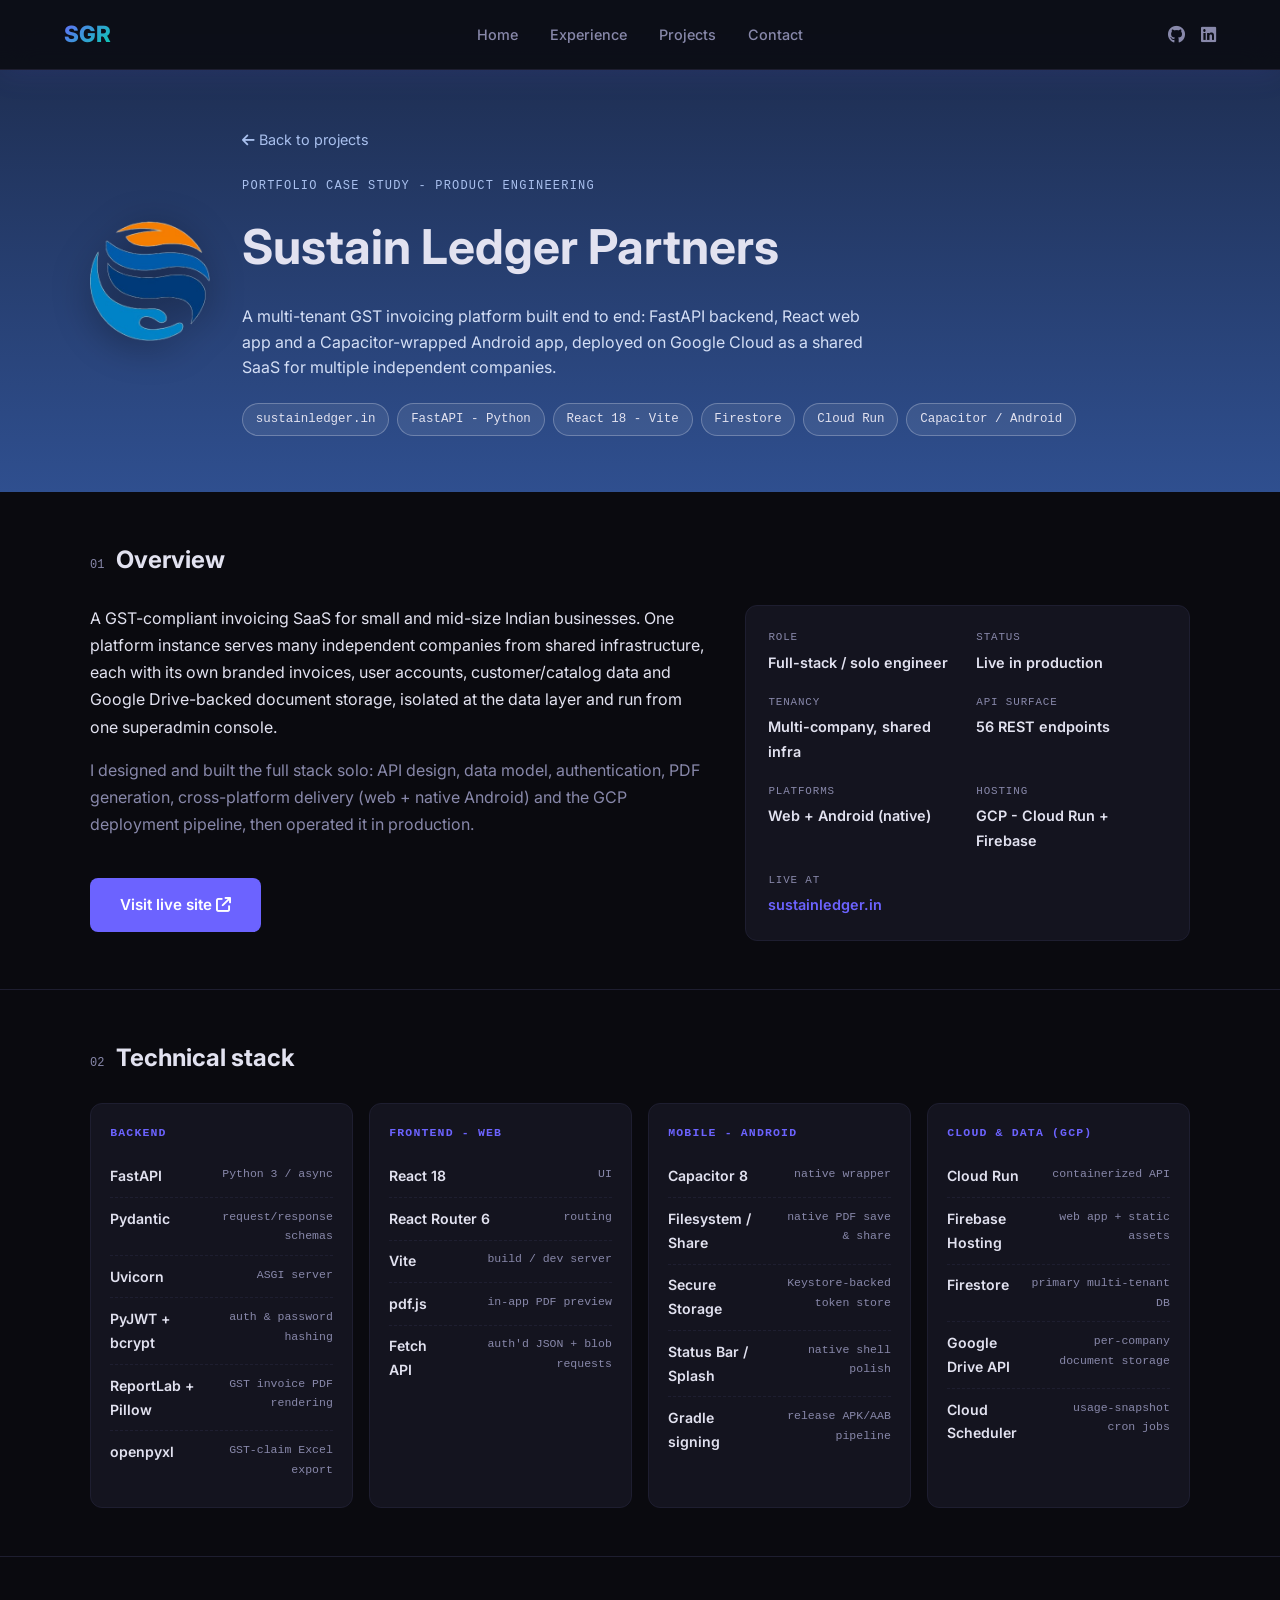
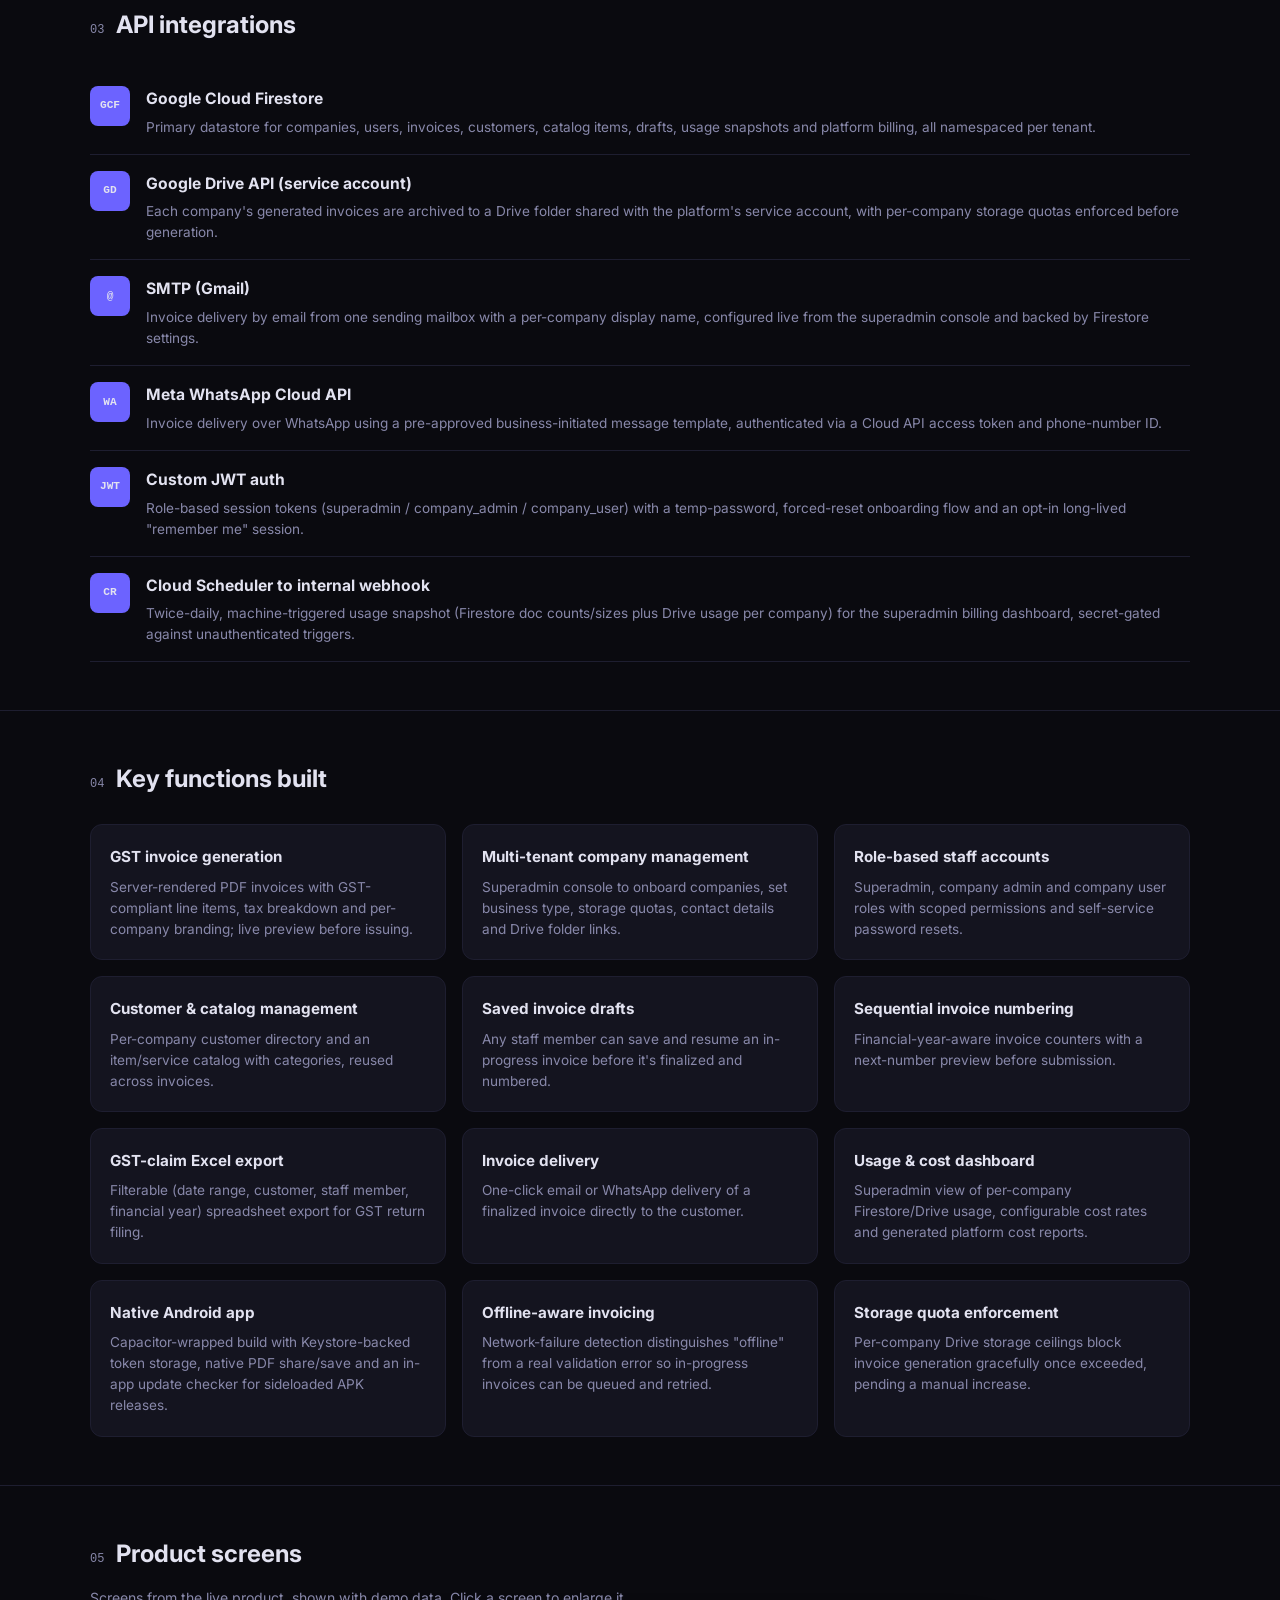
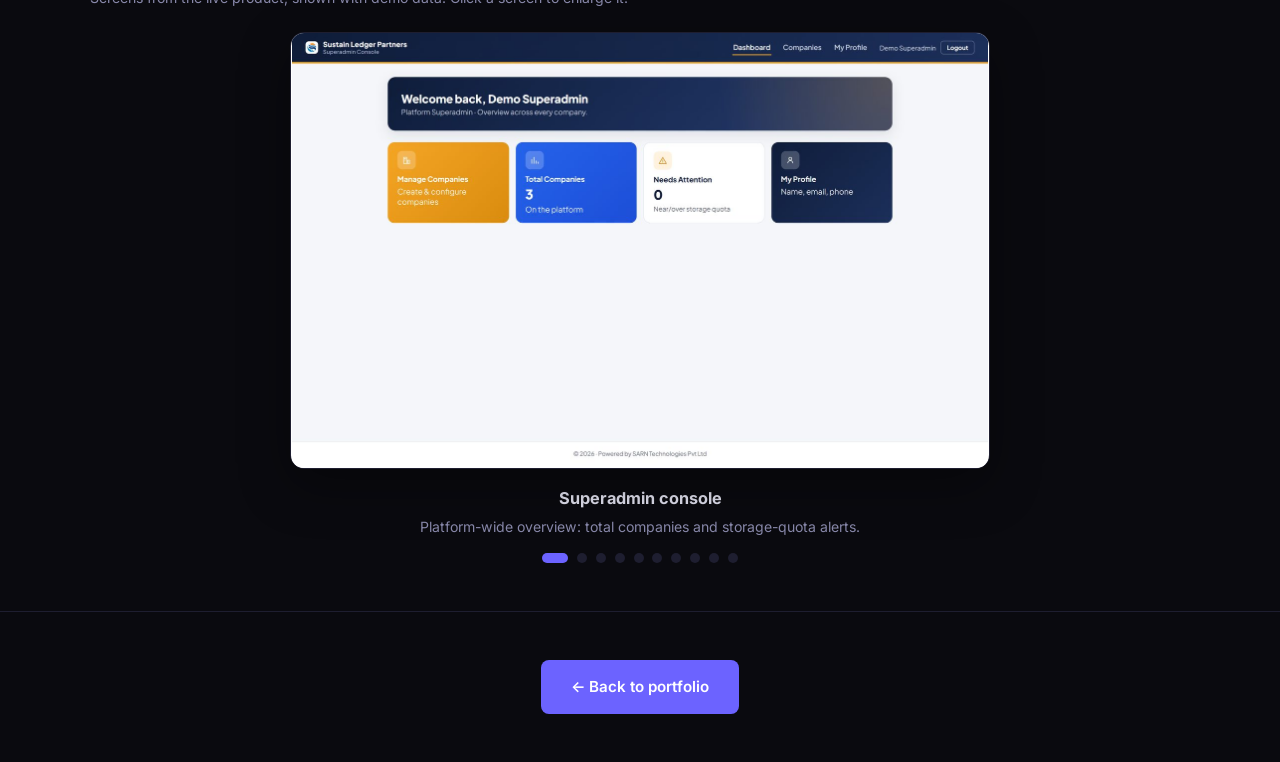
<file: sustain-ledger.html>
<!DOCTYPE html>
<html lang="en">
<head>
  <meta charset="UTF-8" />
  <meta name="viewport" content="width=device-width, initial-scale=1.0" />
  <link rel="icon" href="assets/sustain-ledger-icon.png" />
  <title>Sustain Ledger Partners | Case Study - Samrudh G Rao</title>
  <meta name="description" content="Sustain Ledger Partners: multi-tenant GST invoicing SaaS with a native Android app. Case study by Samrudh G Rao." />
  <link rel="stylesheet" href="style.css" />
  <link rel="stylesheet" href="case-study.css" />
  <link href="https://fonts.googleapis.com/css2?family=Inter:wght@300;400;500;600;700;800&display=swap" rel="stylesheet" />
  <link rel="stylesheet" href="https://cdnjs.cloudflare.com/ajax/libs/font-awesome/6.5.0/css/all.min.css" />
</head>
<body>

  <nav class="navbar scrolled">
    <a href="index.html" class="nav-logo">SGR</a>
    <ul class="nav-links">
      <li><a href="index.html#home">Home</a></li>
      <li><a href="index.html#experience">Experience</a></li>
      <li><a href="index.html#projects">Projects</a></li>
      <li><a href="index.html#contact">Contact</a></li>
    </ul>
    <div class="nav-social">
      <a href="https://github.com/samrudhrao13" target="_blank" rel="noopener"><i class="fab fa-github"></i></a>
      <a href="https://www.linkedin.com/in/samrudh-rao-589159257/" target="_blank" rel="noopener"><i class="fab fa-linkedin"></i></a>
    </div>
    <button class="hamburger" id="hamburger" aria-label="Menu"><i class="fas fa-bars"></i></button>
  </nav>

  <header class="cs-hero">
    <div class="cs-wrap cs-hero-inner">
      <img src="assets/sustain-ledger-icon.png" alt="Sustain Ledger Partners logo" class="cs-logo" />
      <div>
      <a href="index.html#projects" class="cs-back"><i class="fas fa-arrow-left"></i> Back to projects</a>
      <div class="cs-eyebrow">Portfolio case study - Product engineering</div>
      <h1>Sustain Ledger Partners</h1>
      <p>A multi-tenant GST invoicing platform built end to end: FastAPI backend, React web app and a Capacitor-wrapped Android app, deployed on Google Cloud as a shared SaaS for multiple independent companies.</p>
      <div class="cs-chips">
        <span>sustainledger.in</span><span>FastAPI - Python</span><span>React 18 - Vite</span><span>Firestore</span><span>Cloud Run</span><span>Capacitor / Android</span>
      </div>
      </div>
    </div>
  </header>

  <section class="cs-sec">
    <div class="cs-wrap">
      <h2><small>01</small>Overview</h2>
      <div class="cs-overview">
        <div>
          <p>A GST-compliant invoicing SaaS for small and mid-size Indian businesses. One platform instance serves many independent companies from shared infrastructure, each with its own branded invoices, user accounts, customer/catalog data and Google Drive-backed document storage, isolated at the data layer and run from one superadmin console.</p>
          <p class="muted">I designed and built the full stack solo: API design, data model, authentication, PDF generation, cross-platform delivery (web + native Android) and the GCP deployment pipeline, then operated it in production.</p>
          <a href="https://sustainledger.in" target="_blank" rel="noopener" class="btn btn-primary cs-cta">Visit live site <i class="fas fa-arrow-up-right-from-square"></i></a>
        </div>
        <dl class="cs-facts">
          <div><dt>Role</dt><dd>Full-stack / solo engineer</dd></div>
          <div><dt>Status</dt><dd>Live in production</dd></div>
          <div><dt>Tenancy</dt><dd>Multi-company, shared infra</dd></div>
          <div><dt>API surface</dt><dd>56 REST endpoints</dd></div>
          <div><dt>Platforms</dt><dd>Web + Android (native)</dd></div>
          <div><dt>Hosting</dt><dd>GCP - Cloud Run + Firebase</dd></div>
          <div><dt>Live at</dt><dd><a href="https://sustainledger.in" target="_blank" rel="noopener">sustainledger.in</a></dd></div>
        </dl>
      </div>
    </div>
  </section>

  <section class="cs-sec">
    <div class="cs-wrap">
      <h2><small>02</small>Technical stack</h2>
      <div class="cs-grid c4">
        <div class="cs-card">
          <h3 class="stack-h">Backend</h3>
          <ul>
            <li><b>FastAPI</b><span>Python 3 / async</span></li>
            <li><b>Pydantic</b><span>request/response schemas</span></li>
            <li><b>Uvicorn</b><span>ASGI server</span></li>
            <li><b>PyJWT + bcrypt</b><span>auth &amp; password hashing</span></li>
            <li><b>ReportLab + Pillow</b><span>GST invoice PDF rendering</span></li>
            <li><b>openpyxl</b><span>GST-claim Excel export</span></li>
          </ul>
        </div>
        <div class="cs-card">
          <h3 class="stack-h">Frontend - Web</h3>
          <ul>
            <li><b>React 18</b><span>UI</span></li>
            <li><b>React Router 6</b><span>routing</span></li>
            <li><b>Vite</b><span>build / dev server</span></li>
            <li><b>pdf.js</b><span>in-app PDF preview</span></li>
            <li><b>Fetch API</b><span>auth'd JSON + blob requests</span></li>
          </ul>
        </div>
        <div class="cs-card">
          <h3 class="stack-h">Mobile - Android</h3>
          <ul>
            <li><b>Capacitor 8</b><span>native wrapper</span></li>
            <li><b>Filesystem / Share</b><span>native PDF save &amp; share</span></li>
            <li><b>Secure Storage</b><span>Keystore-backed token store</span></li>
            <li><b>Status Bar / Splash</b><span>native shell polish</span></li>
            <li><b>Gradle signing</b><span>release APK/AAB pipeline</span></li>
          </ul>
        </div>
        <div class="cs-card">
          <h3 class="stack-h">Cloud &amp; data (GCP)</h3>
          <ul>
            <li><b>Cloud Run</b><span>containerized API</span></li>
            <li><b>Firebase Hosting</b><span>web app + static assets</span></li>
            <li><b>Firestore</b><span>primary multi-tenant DB</span></li>
            <li><b>Google Drive API</b><span>per-company document storage</span></li>
            <li><b>Cloud Scheduler</b><span>usage-snapshot cron jobs</span></li>
          </ul>
        </div>
      </div>
    </div>
  </section>

  <section class="cs-sec">
    <div class="cs-wrap">
      <h2><small>03</small>API integrations</h2>
      <div class="cs-int">
        <div><span class="ic">GCF</span><div><h3>Google Cloud Firestore</h3><p>Primary datastore for companies, users, invoices, customers, catalog items, drafts, usage snapshots and platform billing, all namespaced per tenant.</p></div></div>
        <div><span class="ic">GD</span><div><h3>Google Drive API (service account)</h3><p>Each company's generated invoices are archived to a Drive folder shared with the platform's service account, with per-company storage quotas enforced before generation.</p></div></div>
        <div><span class="ic">@</span><div><h3>SMTP (Gmail)</h3><p>Invoice delivery by email from one sending mailbox with a per-company display name, configured live from the superadmin console and backed by Firestore settings.</p></div></div>
        <div><span class="ic">WA</span><div><h3>Meta WhatsApp Cloud API</h3><p>Invoice delivery over WhatsApp using a pre-approved business-initiated message template, authenticated via a Cloud API access token and phone-number ID.</p></div></div>
        <div><span class="ic">JWT</span><div><h3>Custom JWT auth</h3><p>Role-based session tokens (superadmin / company_admin / company_user) with a temp-password, forced-reset onboarding flow and an opt-in long-lived "remember me" session.</p></div></div>
        <div><span class="ic">CR</span><div><h3>Cloud Scheduler to internal webhook</h3><p>Twice-daily, machine-triggered usage snapshot (Firestore doc counts/sizes plus Drive usage per company) for the superadmin billing dashboard, secret-gated against unauthenticated triggers.</p></div></div>
      </div>
    </div>
  </section>

  <section class="cs-sec">
    <div class="cs-wrap">
      <h2><small>04</small>Key functions built</h2>
      <div class="cs-grid c3">
        <div class="cs-card"><h3>GST invoice generation</h3><p>Server-rendered PDF invoices with GST-compliant line items, tax breakdown and per-company branding; live preview before issuing.</p></div>
        <div class="cs-card"><h3>Multi-tenant company management</h3><p>Superadmin console to onboard companies, set business type, storage quotas, contact details and Drive folder links.</p></div>
        <div class="cs-card"><h3>Role-based staff accounts</h3><p>Superadmin, company admin and company user roles with scoped permissions and self-service password resets.</p></div>
        <div class="cs-card"><h3>Customer &amp; catalog management</h3><p>Per-company customer directory and an item/service catalog with categories, reused across invoices.</p></div>
        <div class="cs-card"><h3>Saved invoice drafts</h3><p>Any staff member can save and resume an in-progress invoice before it's finalized and numbered.</p></div>
        <div class="cs-card"><h3>Sequential invoice numbering</h3><p>Financial-year-aware invoice counters with a next-number preview before submission.</p></div>
        <div class="cs-card"><h3>GST-claim Excel export</h3><p>Filterable (date range, customer, staff member, financial year) spreadsheet export for GST return filing.</p></div>
        <div class="cs-card"><h3>Invoice delivery</h3><p>One-click email or WhatsApp delivery of a finalized invoice directly to the customer.</p></div>
        <div class="cs-card"><h3>Usage &amp; cost dashboard</h3><p>Superadmin view of per-company Firestore/Drive usage, configurable cost rates and generated platform cost reports.</p></div>
        <div class="cs-card"><h3>Native Android app</h3><p>Capacitor-wrapped build with Keystore-backed token storage, native PDF share/save and an in-app update checker for sideloaded APK releases.</p></div>
        <div class="cs-card"><h3>Offline-aware invoicing</h3><p>Network-failure detection distinguishes "offline" from a real validation error so in-progress invoices can be queued and retried.</p></div>
        <div class="cs-card"><h3>Storage quota enforcement</h3><p>Per-company Drive storage ceilings block invoice generation gracefully once exceeded, pending a manual increase.</p></div>
      </div>
    </div>
  </section>

  <section class="cs-sec" id="shots">
    <div class="cs-wrap">
      <h2><small>05</small>Product screens</h2>
      <p class="cs-shots-note">Screens from the live product, shown with demo data. Click a screen to enlarge it.</p>
      <div class="slider" aria-roledescription="carousel" aria-label="Product screens">
        <div class="slides">
          <figure class="slide active" data-title="Superadmin console" data-desc="Platform-wide overview: total companies and storage-quota alerts.">
            <img src="assets/screens/sl-superadmin-dashboard.jpg" alt="Superadmin console" />
          </figure>
          <figure class="slide" data-title="Staff and customer login" data-desc="One sign-in for company staff and for customers of each company.">
            <img src="assets/screens/sl-login.jpg" alt="Staff and customer login" loading="lazy" />
          </figure>
          <figure class="slide" data-title="Company dashboard" data-desc="Each company sees its own billing totals, invoice history, catalog and staff.">
            <img src="assets/screens/sl-company-dashboard.jpg" alt="Company dashboard" loading="lazy" />
          </figure>
          <figure class="slide" data-title="New tax invoice" data-desc="Financial-year-aware invoice number, bill-to details, GSTIN, place of supply.">
            <img src="assets/screens/sl-new-invoice.jpg" alt="New tax invoice" loading="lazy" />
          </figure>
          <figure class="slide" data-title="Customer lookup" data-desc="Type a few letters and pick a saved customer to auto-fill the invoice.">
            <img src="assets/screens/sl-customer-autocomplete.jpg" alt="Customer lookup" loading="lazy" />
          </figure>
          <figure class="slide" data-title="Catalog picker" data-desc="Add items from the company's organised catalog, with HSN/SAC, rate and warranty.">
            <img src="assets/screens/sl-catalog-picker.jpg" alt="Catalog picker" loading="lazy" />
          </figure>
          <figure class="slide" data-title="Invoice history" data-desc="Filter by financial year, user, date range or search, then export to Excel.">
            <img src="assets/screens/sl-history.jpg" alt="Invoice history" loading="lazy" />
          </figure>
          <figure class="slide" data-title="Item and service catalog" data-desc="Categories and items set up once, reused on every invoice.">
            <img src="assets/screens/sl-catalog.jpg" alt="Item and service catalog" loading="lazy" />
          </figure>
          <figure class="slide" data-title="Company users" data-desc="Staff accounts with auto-generated credentials, reset and deactivate.">
            <img src="assets/screens/sl-users.jpg" alt="Company users" loading="lazy" />
          </figure>
          <figure class="slide" data-title="Company settings" data-desc="Company profile, logo, GST details and default CGST/SGST/IGST rates.">
            <img src="assets/screens/sl-settings.jpg" alt="Company settings" loading="lazy" />
          </figure>
        </div>
        <div class="slide-caption"><b></b><span></span></div>
        <div class="dots"><button class="dot active" aria-label="Show screen 1"></button><button class="dot" aria-label="Show screen 2"></button><button class="dot" aria-label="Show screen 3"></button><button class="dot" aria-label="Show screen 4"></button><button class="dot" aria-label="Show screen 5"></button><button class="dot" aria-label="Show screen 6"></button><button class="dot" aria-label="Show screen 7"></button><button class="dot" aria-label="Show screen 8"></button><button class="dot" aria-label="Show screen 9"></button><button class="dot" aria-label="Show screen 10"></button></div>
      </div>
    </div>
  </section>

  <footer class="cs-sec" style="border:0;text-align:center;color:var(--text-muted);font-size:0.85rem">
    <a href="index.html#projects" class="btn btn-primary">&larr; Back to portfolio</a>
  </footer>

  <script>
    (function () {
      var hb = document.getElementById('hamburger'), nl = document.querySelector('.nav-links');
      if (hb && nl) hb.addEventListener('click', function () { nl.classList.toggle('open'); });

      var slider = document.querySelector('.slider');
      var slides = [].slice.call(document.querySelectorAll('.slide'));
      var dots = [].slice.call(document.querySelectorAll('.dot'));
      var capB = document.querySelector('.slide-caption b'), capS = document.querySelector('.slide-caption span');
      var idx = 0, timer = null, paused = false;
      var reduce = window.matchMedia('(prefers-reduced-motion: reduce)').matches;

      function show(i) {
        idx = (i + slides.length) % slides.length;
        slides.forEach(function (s, n) { s.classList.toggle('active', n === idx); });
        dots.forEach(function (d, n) { d.classList.toggle('active', n === idx); });
        capB.textContent = slides[idx].dataset.title;
        capS.textContent = slides[idx].dataset.desc;
      }
      function start() { stop(); timer = setInterval(function () { if (!paused) show(idx + 1); }, 2000); }
      function stop() { if (timer) clearInterval(timer); timer = null; }
      dots.forEach(function (d, n) { d.addEventListener('click', function () { show(n); start(); }); });
            show(0); start();

      // Click to enlarge, with the description
      var box = document.createElement('div');
      box.className = 'lightbox';
      box.innerHTML = '<figure><img alt="" /><figcaption><b></b><span></span></figcaption></figure><button aria-label="Close">&times;</button>';
      document.body.appendChild(box);
      var big = box.querySelector('img'), lb = box.querySelector('figcaption b'), ld = box.querySelector('figcaption span');
      function openBox() {
        var s = slides[idx];
        big.src = s.querySelector('img').src; big.alt = s.querySelector('img').alt;
        lb.textContent = s.dataset.title; ld.textContent = s.dataset.desc;
        box.classList.add('open'); paused = true;
      }
      function closeBox() { box.classList.remove('open'); paused = false; }
      slides.forEach(function (s) { s.addEventListener('click', openBox); });
      box.addEventListener('click', closeBox);
      document.addEventListener('keydown', function (ev) { if (ev.key === 'Escape') closeBox(); });
    })();
  </script>
</body>
</html>
</file>
<file: style.css>
/* ===== RESET & BASE ===== */
*, *::before, *::after { box-sizing: border-box; margin: 0; padding: 0; }

:root {
  --bg: #0a0a0f;
  --bg-alt: #0f0f1a;
  --surface: #13131f;
  --border: #1e1e30;
  --accent: #6c63ff;
  --accent2: #00d4aa;
  --text: #e2e2f0;
  --text-muted: #8888aa;
  --card-bg: #14141f;
  --nav-height: 70px;
}

html { scroll-behavior: smooth; }

body {
  font-family: 'Inter', sans-serif;
  background: var(--bg);
  color: var(--text);
  line-height: 1.7;
  overflow-x: hidden;
}

a { color: inherit; text-decoration: none; }
ul { list-style: none; }

/* ===== SCROLLBAR ===== */
::-webkit-scrollbar { width: 6px; }
::-webkit-scrollbar-track { background: var(--bg); }
::-webkit-scrollbar-thumb { background: var(--accent); border-radius: 3px; }

/* ===== NAVBAR ===== */
.navbar {
  position: fixed;
  top: 0; left: 0; right: 0;
  height: var(--nav-height);
  background: rgba(10, 10, 15, 0.85);
  backdrop-filter: blur(16px);
  border-bottom: 1px solid var(--border);
  display: flex;
  align-items: center;
  justify-content: space-between;
  padding: 0 5%;
  z-index: 1000;
  transition: box-shadow 0.3s;
}
.navbar.scrolled { box-shadow: 0 4px 30px rgba(108, 99, 255, 0.1); }

.nav-logo {
  font-size: 1.4rem;
  font-weight: 800;
  background: linear-gradient(135deg, var(--accent), var(--accent2));
  -webkit-background-clip: text;
  -webkit-text-fill-color: transparent;
  background-clip: text;
}

.nav-links {
  display: flex;
  gap: 2rem;
}
.nav-links a {
  font-size: 0.9rem;
  font-weight: 500;
  color: var(--text-muted);
  transition: color 0.2s;
  position: relative;
}
.nav-links a::after {
  content: '';
  position: absolute;
  bottom: -4px; left: 0;
  width: 0; height: 2px;
  background: var(--accent);
  transition: width 0.3s;
}
.nav-links a:hover { color: var(--text); }
.nav-links a:hover::after { width: 100%; }

.nav-social { display: flex; gap: 1rem; }
.nav-social a {
  color: var(--text-muted);
  font-size: 1.1rem;
  transition: color 0.2s;
}
.nav-social a:hover { color: var(--accent); }

.hamburger {
  display: none;
  background: none;
  border: none;
  color: var(--text);
  font-size: 1.3rem;
  cursor: pointer;
}

/* ===== BUTTONS ===== */
.btn {
  display: inline-flex;
  align-items: center;
  gap: 0.5rem;
  padding: 0.75rem 1.75rem;
  border-radius: 8px;
  font-size: 0.95rem;
  font-weight: 600;
  cursor: pointer;
  transition: all 0.25s;
  border: 2px solid transparent;
}
.btn-primary {
  background: var(--accent);
  color: #fff;
}
.btn-primary:hover {
  background: transparent;
  border-color: var(--accent);
  color: var(--accent);
  transform: translateY(-2px);
}
.btn-outline {
  background: transparent;
  border-color: var(--accent2);
  color: var(--accent2);
}
.btn-outline:hover {
  background: var(--accent2);
  color: #000;
  transform: translateY(-2px);
}

/* ===== HERO ===== */
.hero {
  min-height: 100vh;
  padding: calc(var(--nav-height) + 4rem) 5% 4rem;
  display: flex;
  align-items: center;
  justify-content: space-between;
  gap: 3rem;
  background: radial-gradient(ellipse 80% 60% at 50% -10%, rgba(108,99,255,0.12) 0%, transparent 70%);
}

.hero-content { flex: 1; max-width: 580px; }

.hero-greeting {
  color: var(--accent2);
  font-size: 1.1rem;
  font-weight: 600;
  letter-spacing: 0.05em;
  margin-bottom: 0.4rem;
}

.hero-name {
  font-size: clamp(2.5rem, 6vw, 4rem);
  font-weight: 800;
  line-height: 1.1;
  background: linear-gradient(135deg, #fff 30%, var(--accent));
  -webkit-background-clip: text;
  -webkit-text-fill-color: transparent;
  background-clip: text;
  margin-bottom: 0.6rem;
}

.hero-title {
  font-size: clamp(1.1rem, 2.5vw, 1.4rem);
  font-weight: 500;
  color: var(--text-muted);
  min-height: 2rem;
  margin-bottom: 1.2rem;
}
.typed-text { color: var(--accent); }
.cursor {
  display: inline-block;
  animation: blink 0.8s step-end infinite;
  color: var(--accent);
}
@keyframes blink { 50% { opacity: 0; } }

.hero-desc {
  color: var(--text-muted);
  font-size: 1rem;
  max-width: 480px;
  margin-bottom: 2rem;
}

.hero-btns { display: flex; gap: 1rem; flex-wrap: wrap; margin-bottom: 2rem; }

.hero-social { display: flex; gap: 1rem; }
.hero-social a {
  width: 44px; height: 44px;
  border-radius: 50%;
  border: 1px solid var(--border);
  display: flex; align-items: center; justify-content: center;
  color: var(--text-muted);
  font-size: 1rem;
  transition: all 0.25s;
}
.hero-social a:hover {
  border-color: var(--accent);
  color: var(--accent);
  transform: translateY(-3px);
}

/* CODE CARD */
.hero-illustration { flex: 1; max-width: 440px; }
.code-card {
  background: var(--surface);
  border: 1px solid var(--border);
  border-radius: 14px;
  overflow: hidden;
  box-shadow: 0 20px 60px rgba(0,0,0,0.5);
  animation: float 4s ease-in-out infinite;
}
@keyframes float {
  0%, 100% { transform: translateY(0); }
  50% { transform: translateY(-12px); }
}
.code-header {
  background: #0d0d16;
  padding: 0.75rem 1rem;
  display: flex;
  align-items: center;
  gap: 0.4rem;
}
.dot {
  width: 12px; height: 12px;
  border-radius: 50%;
}
.dot.red { background: #ff5f56; }
.dot.yellow { background: #ffbd2e; }
.dot.green { background: #27c93f; }
.code-filename {
  margin-left: auto;
  font-size: 0.8rem;
  color: var(--text-muted);
}
.code-body {
  padding: 1.5rem;
  font-size: 0.9rem;
  line-height: 1.8;
  font-family: 'Courier New', monospace;
}
.kw { color: #c792ea; }
.fn { color: #82aaff; }
.key { color: #f78c6c; }
.str { color: #c3e88d; }

/* ===== SECTIONS ===== */
.section { padding: 6rem 5%; }
.section-alt { background: var(--bg-alt); }

.container { max-width: 1100px; margin: 0 auto; }

.section-title {
  font-size: clamp(1.8rem, 4vw, 2.4rem);
  font-weight: 700;
  margin-bottom: 3rem;
  text-align: center;
}
.section-title span { color: var(--accent); }

/* ===== ABOUT ===== */
.about-grid {
  display: grid;
  grid-template-columns: 1fr 1fr;
  gap: 4rem;
  align-items: start;
}
.about-text p {
  color: var(--text-muted);
  margin-bottom: 1rem;
}
.about-stats {
  display: flex;
  gap: 2rem;
  margin-top: 2rem;
}
.stat { text-align: center; }
.stat-num {
  display: block;
  font-size: 2rem;
  font-weight: 800;
  color: var(--accent);
}
.stat-label {
  font-size: 0.85rem;
  color: var(--text-muted);
}
.about-education h3 {
  font-size: 1.2rem;
  margin-bottom: 1.5rem;
  color: var(--accent2);
}
.edu-timeline { position: relative; padding-left: 1.5rem; }
.edu-timeline::before {
  content: '';
  position: absolute;
  left: 0; top: 8px; bottom: 0;
  width: 2px;
  background: var(--border);
}
.edu-item { position: relative; margin-bottom: 2rem; }
.edu-dot {
  position: absolute;
  left: -1.875rem;
  top: 6px;
  width: 14px; height: 14px;
  border-radius: 50%;
  background: var(--accent);
  border: 2px solid var(--bg-alt);
}
.edu-info h4 { font-size: 1rem; font-weight: 600; margin-bottom: 0.25rem; }
.edu-info p { color: var(--text-muted); font-size: 0.9rem; }
.edu-meta {
  font-size: 0.8rem;
  color: var(--accent2);
  font-weight: 500;
  margin-top: 0.3rem;
  display: block;
}

/* ===== SKILLS ===== */
.skills-grid {
  display: grid;
  grid-template-columns: repeat(auto-fit, minmax(200px, 1fr));
  gap: 1.5rem;
}
.skill-card {
  background: var(--card-bg);
  border: 1px solid var(--border);
  border-radius: 12px;
  padding: 1.5rem;
  transition: transform 0.25s, border-color 0.25s;
}
.skill-card:hover {
  transform: translateY(-4px);
  border-color: var(--accent);
}
.skill-icon {
  font-size: 1.6rem;
  color: var(--accent);
  margin-bottom: 0.75rem;
}
.skill-card h3 {
  font-size: 1rem;
  font-weight: 600;
  margin-bottom: 1rem;
}
.skill-tags { display: flex; flex-wrap: wrap; gap: 0.5rem; }
.skill-tags span {
  background: rgba(108,99,255,0.1);
  border: 1px solid rgba(108,99,255,0.25);
  color: var(--accent);
  padding: 0.2rem 0.6rem;
  border-radius: 4px;
  font-size: 0.78rem;
  font-weight: 500;
}

/* ===== EXPERIENCE ===== */
.exp-timeline { display: flex; flex-direction: column; gap: 1.5rem; }

.exp-card {
  background: var(--card-bg);
  border: 1px solid var(--border);
  border-radius: 14px;
  padding: 2rem;
  transition: border-color 0.25s;
}
.exp-card:hover { border-color: var(--accent); }

.exp-header {
  display: flex;
  justify-content: space-between;
  align-items: flex-start;
  gap: 2rem;
  flex-wrap: wrap;
  margin-bottom: 1.2rem;
}
.exp-title-row { display: flex; align-items: center; gap: 0.75rem; flex-wrap: wrap; margin-bottom: 0.3rem; }
.exp-header h3 { font-size: 1.15rem; font-weight: 700; }
.exp-company { color: var(--text-muted); font-size: 0.88rem; margin-bottom: 0.25rem; }
.exp-date { color: var(--text-muted); font-size: 0.82rem; }
.exp-date i { margin-right: 0.35rem; color: var(--accent2); }

.exp-badge {
  padding: 0.15rem 0.65rem;
  border-radius: 20px;
  font-size: 0.72rem;
  font-weight: 700;
  text-transform: uppercase;
  letter-spacing: 0.05em;
}
.exp-badge.current {
  background: rgba(0,212,170,0.15);
  border: 1px solid rgba(0,212,170,0.4);
  color: var(--accent2);
}

.exp-tech-stack { display: flex; flex-wrap: wrap; gap: 0.4rem; justify-content: flex-end; }
.exp-tech-stack span {
  background: rgba(0,212,170,0.1);
  border: 1px solid rgba(0,212,170,0.25);
  color: var(--accent2);
  padding: 0.2rem 0.6rem;
  border-radius: 4px;
  font-size: 0.78rem;
  font-weight: 500;
}
.exp-summary { color: var(--text-muted); margin-bottom: 1.5rem; font-size: 0.95rem; }
.exp-projects { display: flex; flex-direction: column; gap: 1.25rem; }
.exp-project h4 {
  font-size: 0.95rem;
  font-weight: 600;
  color: var(--accent2);
  margin-bottom: 0.5rem;
}
.exp-project ul { padding-left: 1.2rem; list-style: disc; }
.exp-project li { color: var(--text-muted); font-size: 0.9rem; margin-bottom: 0.3rem; }

/* location tag */
.location-tag {
  display: flex;
  align-items: center;
  gap: 0.5rem;
  color: var(--text-muted);
  font-size: 0.9rem;
  margin-top: 0.5rem;
}
.location-tag i { color: var(--accent2); }

/* ===== PROJECTS ===== */
.projects-grid {
  display: grid;
  grid-template-columns: repeat(auto-fit, minmax(300px, 1fr));
  gap: 1.5rem;
}
.project-card {
  background: var(--card-bg);
  border: 1px solid var(--border);
  border-radius: 14px;
  padding: 1.75rem;
  display: flex;
  flex-direction: column;
  gap: 1rem;
  transition: transform 0.25s, border-color 0.25s, box-shadow 0.25s;
}
.project-card:hover {
  transform: translateY(-5px);
  border-color: var(--accent);
  box-shadow: 0 12px 40px rgba(108,99,255,0.12);
}
.project-top { display: flex; justify-content: space-between; align-items: center; }
.project-icon { font-size: 2rem; color: var(--accent); }
.project-badge {
  background: rgba(108,99,255,0.12);
  border: 1px solid rgba(108,99,255,0.3);
  color: var(--accent);
  padding: 0.2rem 0.7rem;
  border-radius: 20px;
  font-size: 0.75rem;
  font-weight: 600;
}
.project-badge.ongoing {
  background: rgba(0,212,170,0.12);
  border-color: rgba(0,212,170,0.35);
  color: var(--accent2);
}
.project-badge.deployed {
  background: rgba(39,201,63,0.12);
  border-color: rgba(39,201,63,0.35);
  color: #27c93f;
}
.project-card h3 { font-size: 1.05rem; font-weight: 700; }
.project-card p { color: var(--text-muted); font-size: 0.88rem; flex: 1; }
.project-tags { display: flex; flex-wrap: wrap; gap: 0.4rem; margin-top: auto; }
.project-tags span {
  background: rgba(0,212,170,0.08);
  border: 1px solid rgba(0,212,170,0.2);
  color: var(--accent2);
  padding: 0.2rem 0.55rem;
  border-radius: 4px;
  font-size: 0.75rem;
  font-weight: 500;
}

/* ===== CERTIFICATIONS ===== */
.cert-grid {
  display: grid;
  grid-template-columns: repeat(auto-fit, minmax(220px, 1fr));
  gap: 1.5rem;
  margin-bottom: 3rem;
}
.cert-card {
  background: var(--card-bg);
  border: 1px solid var(--border);
  border-radius: 12px;
  padding: 1.5rem;
  text-align: center;
  transition: transform 0.25s, border-color 0.25s;
}
.cert-card:hover {
  transform: translateY(-4px);
  border-color: var(--accent);
}
.cert-icon { font-size: 2.5rem; margin-bottom: 0.75rem; }
.cert-card h4 { font-size: 0.95rem; font-weight: 600; margin-bottom: 0.4rem; }
.cert-card p { color: var(--text-muted); font-size: 0.82rem; }

.leadership-grid {
  display: flex;
  flex-wrap: wrap;
  gap: 1.5rem;
  justify-content: center;
}
.lead-item {
  display: flex;
  align-items: center;
  gap: 1rem;
  background: var(--card-bg);
  border: 1px solid var(--border);
  border-radius: 12px;
  padding: 1.25rem 1.75rem;
  flex: 1;
  min-width: 240px;
  max-width: 340px;
  transition: border-color 0.25s;
}
.lead-item:hover { border-color: var(--accent2); }
.lead-item i { font-size: 1.5rem; color: var(--accent2); flex-shrink: 0; }
.lead-item h4 { font-size: 0.95rem; font-weight: 600; margin-bottom: 0.2rem; }
.lead-item p { color: var(--text-muted); font-size: 0.82rem; }

/* ===== CONTACT ===== */
.contact-intro {
  text-align: center;
  color: var(--text-muted);
  max-width: 520px;
  margin: -1.5rem auto 3rem;
}
.contact-grid {
  display: grid;
  grid-template-columns: 1fr 1fr;
  gap: 4rem;
  align-items: start;
}
.contact-info { display: flex; flex-direction: column; gap: 2rem; }
.contact-item {
  display: flex;
  align-items: flex-start;
  gap: 1rem;
}
.contact-item i {
  font-size: 1.4rem;
  color: var(--accent);
  margin-top: 0.15rem;
  width: 24px;
}
.contact-item h4 { font-size: 0.85rem; color: var(--text-muted); margin-bottom: 0.2rem; font-weight: 500; }
.contact-item a {
  color: var(--text);
  font-weight: 500;
  transition: color 0.2s;
  font-size: 0.95rem;
}
.contact-item a:hover { color: var(--accent); }

.contact-form { display: flex; flex-direction: column; gap: 1rem; }
.form-group input,
.form-group textarea {
  width: 100%;
  background: var(--card-bg);
  border: 1px solid var(--border);
  border-radius: 8px;
  padding: 0.85rem 1rem;
  color: var(--text);
  font-family: inherit;
  font-size: 0.95rem;
  outline: none;
  resize: vertical;
  transition: border-color 0.25s;
}
.form-group input:focus,
.form-group textarea:focus {
  border-color: var(--accent);
}
.form-group input::placeholder,
.form-group textarea::placeholder {
  color: var(--text-muted);
}
.contact-form .btn { align-self: flex-start; }

.fs-success {
  display: none;
  background: rgba(0,212,170,0.1);
  border: 1px solid rgba(0,212,170,0.35);
  color: var(--accent2);
  border-radius: 8px;
  padding: 1rem 1.25rem;
  font-weight: 500;
  margin-bottom: 1rem;
}
.fs-success i { margin-right: 0.5rem; }
[data-fs-success]:not(:empty) { display: block; }

.fs-error {
  display: none;
  background: rgba(255,95,86,0.1);
  border: 1px solid rgba(255,95,86,0.35);
  color: #ff5f56;
  border-radius: 8px;
  padding: 0.75rem 1.25rem;
  font-size: 0.88rem;
  margin-bottom: 1rem;
}
[data-fs-error]:not(:empty) { display: block; }

.field-error {
  display: block;
  color: #ff5f56;
  font-size: 0.8rem;
  margin-top: 0.25rem;
  min-height: 1rem;
}

input[aria-invalid="true"],
textarea[aria-invalid="true"] {
  border-color: #ff5f56 !important;
}

/* ===== FOOTER ===== */
.footer {
  background: var(--bg);
  border-top: 1px solid var(--border);
  padding: 2rem 5%;
  display: flex;
  align-items: center;
  justify-content: space-between;
  flex-wrap: wrap;
  gap: 1rem;
}
.footer p { color: var(--text-muted); font-size: 0.9rem; }
.footer p span { color: var(--accent); font-weight: 600; }
.footer-social { display: flex; gap: 1rem; }
.footer-social a {
  color: var(--text-muted);
  font-size: 1.1rem;
  transition: color 0.2s;
}
.footer-social a:hover { color: var(--accent); }

/* ===== ANIMATIONS ===== */
.fade-in {
  opacity: 0;
  transform: translateY(30px);
  transition: opacity 0.6s ease, transform 0.6s ease;
}
.fade-in.visible {
  opacity: 1;
  transform: translateY(0);
}

/* ===== RESPONSIVE ===== */
@media (max-width: 900px) {
  .hero { flex-direction: column; text-align: center; padding-top: calc(var(--nav-height) + 3rem); }
  .hero-desc { margin: 0 auto 2rem; }
  .hero-btns, .hero-social { justify-content: center; }
  .hero-illustration { max-width: 380px; width: 100%; }
  .about-grid, .contact-grid { grid-template-columns: 1fr; gap: 2.5rem; }
  .exp-header { flex-direction: column; }
  .exp-tech-stack { justify-content: flex-start; }
  .nav-links, .nav-social { display: none; }
  .hamburger { display: block; }
  .nav-links.open {
    display: flex;
    flex-direction: column;
    position: absolute;
    top: var(--nav-height);
    left: 0; right: 0;
    background: var(--bg-alt);
    padding: 1.5rem 5%;
    border-bottom: 1px solid var(--border);
    gap: 1.25rem;
  }
}

/* Clickable project card */
a.project-card-link { color: inherit; text-decoration: none; cursor: pointer; }
.project-more { color: var(--accent); font-size: 0.85rem; font-weight: 600; margin-top: 0.5rem; }
.project-more i { transition: transform 0.2s; }
a.project-card-link:hover .project-more i { transform: translateX(4px); }
.project-logo { width: 42px; height: 42px; object-fit: contain; }
.project-domain { color: var(--accent2); font-size: 0.82rem; font-weight: 500; margin-top: -0.3rem; }
.project-domain i { margin-right: 0.3rem; font-size: 0.75rem; }
.project-card-link { position: relative; }
.card-stretch { color: inherit; text-decoration: none; }
.card-stretch::after { content: ""; position: absolute; inset: 0; border-radius: inherit; }
a.project-domain { position: relative; z-index: 1; text-decoration: none; align-self: flex-start; }
a.project-domain:hover { text-decoration: underline; }
.projects-grid { grid-template-columns: repeat(3, 1fr); }
@media (max-width: 1000px) { .projects-grid { grid-template-columns: repeat(2, 1fr); } }
@media (max-width: 650px) { .projects-grid { grid-template-columns: 1fr; } }

.logo-tile { background: #fff; border-radius: 12px; padding: 4px; }
.exp-main { display: flex; gap: 1rem; align-items: flex-start; }
.exp-logo { width: 56px; height: 56px; flex: none; object-fit: contain; background: #fff; border-radius: 12px; padding: 4px; }

/* Certification & leadership logos */
.cert-icons { display: flex; align-items: center; justify-content: center; gap: 0.8rem; margin-bottom: 0.75rem; }
.cert-icons .cert-icon { margin-bottom: 0; }
.badge-logo { width: 44px; height: 44px; flex: none; object-fit: contain; background: #fff; border-radius: 10px; padding: 3px; }
.lead-icons { display: flex; align-items: center; gap: 0.6rem; flex: none; }
.lead-icons .badge-logo { width: 40px; height: 40px; }
.cert-grid { grid-template-columns: repeat(4, 1fr); }
.leadership-grid { display: grid; grid-template-columns: repeat(3, 1fr); gap: 1.5rem; }
.lead-item { max-width: none; min-width: 0; padding: 1.25rem 1.25rem; }
@media (max-width: 1000px) {
  .cert-grid { grid-template-columns: repeat(2, 1fr); }
  .leadership-grid { grid-template-columns: 1fr; }
}
@media (max-width: 500px) { .cert-grid { grid-template-columns: 1fr; } }
.cert-icons .badge-logo { width: 72px; height: 72px; border-radius: 14px; padding: 6px; }
.lead-icons .badge-logo { width: 56px; height: 56px; border-radius: 12px; padding: 4px; }

/* ===== EDUCATION (horizontal timeline) ===== */
.edu-h { position: relative; margin-top: 1rem; }
.edu-h-items { display: grid; grid-template-columns: repeat(3, 1fr); gap: 1.5rem; position: relative; }
.edu-h-track { position: absolute; left: 16.67%; right: 16.67%; top: 2.2rem; height: 4px; background: var(--border); border-radius: 4px; overflow: hidden; }
.edu-h-fill { height: 100%; width: 0; background: linear-gradient(90deg, var(--accent), var(--accent2)); border-radius: 4px; transition: width 1.6s ease 0.2s; }
.edu-h.visible .edu-h-fill { width: 100%; }
.edu-h-item { display: flex; flex-direction: column; align-items: center; text-align: center; }
.edu-h-year { font-family: monospace; font-size: 0.85rem; font-weight: 600; color: var(--accent2); height: 1.2rem; margin-bottom: 0.6rem; }
.edu-h-dot { width: 16px; height: 16px; border-radius: 50%; background: var(--bg); border: 3px solid var(--accent); position: relative; z-index: 1; margin-bottom: 1.2rem; box-shadow: 0 0 0 4px rgba(108,99,255,0.15); }
.edu-h-item:last-child .edu-h-dot { border-color: var(--accent2); box-shadow: 0 0 0 4px rgba(0,212,170,0.18); }
.edu-h-card { background: var(--card-bg); border: 1px solid var(--border); border-radius: 12px; padding: 1.4rem; width: 100%; flex: 1; transition: transform 0.25s, border-color 0.25s; }
.edu-h-card:hover { transform: translateY(-4px); border-color: var(--accent); }
.edu-h-logo { background: #fff; border-radius: 12px; height: 84px; margin: 0 auto 1rem; display: flex; align-items: center; justify-content: center; padding: 6px 14px; max-width: 200px; }
.edu-h-logo img { max-height: 100%; max-width: 100%; object-fit: contain; }
.edu-h-card h4 { font-size: 1rem; font-weight: 700; margin-bottom: 0.3rem; }
.edu-h-card p { color: var(--text-muted); font-size: 0.85rem; }
.edu-h-card .edu-meta { display: inline-block; margin-top: 0.5rem; }
@media (max-width: 800px) {
  .edu-h-items { grid-template-columns: 1fr; }
  .edu-h-track { display: none; }
}

/* About photo */
.about-photo-col { display: flex; flex-direction: column; align-items: center; gap: 1.2rem; }
.about-photo { margin: 0; width: 100%; max-width: 340px; aspect-ratio: 4 / 5; border-radius: 20px; border: 2px solid var(--accent); padding: 8px; background: var(--card-bg); box-shadow: 0 0 40px rgba(108,99,255,0.18); }
.about-photo img { width: 100%; height: 100%; object-fit: cover; object-position: center 20%; border-radius: 13px; display: block; }
.about-photo-meta { display: flex; flex-direction: column; align-items: center; gap: 0.5rem; }
.about-photo-name { font-weight: 700; font-size: 1.1rem; }
@media (max-width: 800px) { .about-photo-col { order: -1; } }
.about-photo { aspect-ratio: 1 / 1; border-radius: 50%; max-width: 320px; padding: 6px; }
.about-photo img { border-radius: 50%; object-position: center 12%; }

/* Hero background */
.hero { position: relative; overflow: hidden; isolation: isolate; }
.hero > :not(.hero-bg) { position: relative; z-index: 1; }
.hero-bg { position: absolute; inset: 0; z-index: 0; pointer-events: none; }
.hero-grid {
  position: absolute; inset: 0;
  background-image:
    linear-gradient(rgba(108,99,255,0.10) 1px, transparent 1px),
    linear-gradient(90deg, rgba(108,99,255,0.10) 1px, transparent 1px);
  background-size: 56px 56px;
  -webkit-mask-image: radial-gradient(ellipse 75% 70% at 50% 45%, #000 20%, transparent 75%);
  mask-image: radial-gradient(ellipse 75% 70% at 50% 45%, #000 20%, transparent 75%);
}
.orb { position: absolute; border-radius: 50%; filter: blur(90px); opacity: 0.55; animation: orbFloat 16s ease-in-out infinite; }
.orb-1 { width: 520px; height: 520px; background: radial-gradient(circle, rgba(108,99,255,0.9), transparent 70%); top: -140px; left: -120px; }
.orb-2 { width: 460px; height: 460px; background: radial-gradient(circle, rgba(0,212,170,0.75), transparent 70%); bottom: -160px; right: 8%; animation-delay: -6s; }
.orb-3 { width: 340px; height: 340px; background: radial-gradient(circle, rgba(236,72,153,0.5), transparent 70%); top: 22%; right: -80px; animation-delay: -11s; }
@keyframes orbFloat {
  0%, 100% { transform: translate(0, 0) scale(1); }
  50% { transform: translate(40px, 30px) scale(1.12); }
}
.hero::after {
  content: ""; position: absolute; left: 0; right: 0; bottom: 0; height: 120px; z-index: 0; pointer-events: none;
  background: linear-gradient(to bottom, transparent, var(--bg));
}
@media (prefers-reduced-motion: reduce) { .orb { animation: none; } }

/* ===== Scroll polish ===== */
.scroll-progress { position: fixed; top: 0; left: 0; right: 0; height: 3px; z-index: 2000; transform-origin: 0 50%; transform: scaleX(0); background: linear-gradient(90deg, var(--accent), var(--accent2)); }

.reveal { opacity: 0; transform: translateY(36px); transition: opacity 0.8s cubic-bezier(.2,.7,.2,1), transform 0.8s cubic-bezier(.2,.7,.2,1); }
.reveal.in { opacity: 1; transform: none; }
.about-photo-col.reveal { transform: translateX(40px) scale(0.94); }
.about-photo-col.reveal.in { transform: none; }

/* Section title underline that draws in */
.section-title { position: relative; padding-bottom: 0.9rem; }
.section-title::after { content: ""; position: absolute; left: 50%; bottom: 0; width: 0; height: 4px; border-radius: 4px; transform: translateX(-50%); background: linear-gradient(90deg, var(--accent), var(--accent2)); transition: width 0.9s cubic-bezier(.2,.7,.2,1) 0.3s; }
.section-title.in::after { width: 72px; }

/* Card hover polish */
.project-card, .skill-card, .exp-card { transition: transform 0.3s ease, border-color 0.3s ease, box-shadow 0.3s ease, opacity 0.6s ease; }
.project-card.visible:hover, .skill-card.visible:hover { transform: translateY(-6px); box-shadow: 0 14px 40px rgba(108,99,255,0.18); }
.exp-card.visible:hover { box-shadow: 0 10px 34px rgba(108,99,255,0.12); }
.skill-tags span, .project-tags span { transition: transform 0.2s ease, background 0.2s ease; }
.skill-tags span:hover, .project-tags span:hover { transform: translateY(-2px); }

/* Back to top */
.to-top { position: fixed; right: 1.5rem; bottom: 1.5rem; width: 46px; height: 46px; border-radius: 50%; border: 1px solid var(--accent); background: rgba(19,19,31,0.85); backdrop-filter: blur(8px); color: var(--accent); cursor: pointer; z-index: 1500; opacity: 0; transform: translateY(16px); pointer-events: none; transition: opacity 0.3s, transform 0.3s, background 0.25s, color 0.25s; }
.to-top.show { opacity: 1; transform: none; pointer-events: auto; }
.to-top:hover { background: var(--accent); color: #fff; }

/* Hero entrance */
.hero-content > * { animation: heroIn 0.9s cubic-bezier(.2,.7,.2,1) both; }
.hero-content > *:nth-child(2) { animation-delay: 0.1s; }
.hero-content > *:nth-child(3) { animation-delay: 0.2s; }
.hero-content > *:nth-child(4) { animation-delay: 0.3s; }
.hero-content > *:nth-child(5) { animation-delay: 0.4s; }
.hero-content > *:nth-child(6) { animation-delay: 0.5s; }
@keyframes heroIn { from { opacity: 0; transform: translateY(28px); } to { opacity: 1; transform: none; } }

@media (prefers-reduced-motion: reduce) {
  .reveal, .fade-in, .hero-content > * { opacity: 1 !important; transform: none !important; transition: none !important; animation: none !important; }
  html { scroll-behavior: auto; }
}

/* Resume button + availability badge */
.btn-resume i { margin-right: 0.4rem; }
.nav-links a.nav-resume { color: var(--accent2); font-weight: 600; }
.hero-avail { display: inline-flex; align-items: center; gap: 0.5rem; font-size: 0.8rem; color: var(--text-muted); border: 1px solid var(--border); background: rgba(19,19,31,0.6); border-radius: 20px; padding: 0.3rem 0.85rem; margin-bottom: 1rem; }
.hero-avail i { width: 8px; height: 8px; border-radius: 50%; background: #27c93f; box-shadow: 0 0 0 0 rgba(39,201,63,0.6); animation: availPulse 2s infinite; }
@keyframes availPulse { 70% { box-shadow: 0 0 0 8px rgba(39,201,63,0); } 100% { box-shadow: 0 0 0 0 rgba(39,201,63,0); } }

/* Skill logos */
.skill-tags span { display: inline-flex; align-items: center; gap: 0.4rem; }
.sk-ico { width: 18px; height: 18px; object-fit: contain; background: #fff; border-radius: 4px; padding: 1px; flex: none; }

/* Skills layout cleanup: 3 equal columns, uniform chips */
.skills-grid { grid-template-columns: repeat(3, 1fr); align-items: stretch; }
.skill-card { display: flex; flex-direction: column; padding: 1.4rem 1.4rem 1.5rem; }
.skill-card .skill-icon { display: none; }
.skill-card h3 { display: flex; align-items: center; gap: 0.6rem; margin-bottom: 1rem; padding-bottom: 0.8rem; border-bottom: 1px solid var(--border); font-size: 1.02rem; }
.skill-card h3::before { content: var(--skill-glyph, ""); }
.skill-tags { gap: 0.45rem; align-content: flex-start; }
.skill-tags span { height: 30px; padding: 0 0.65rem; border-radius: 6px; white-space: nowrap; line-height: 1; }
.sk-ico { width: 18px; height: 18px; }
@media (max-width: 1000px) { .skills-grid { grid-template-columns: repeat(2, 1fr); } }
@media (max-width: 640px) { .skills-grid { grid-template-columns: 1fr; } }
.skill-card h3::before { content: none; }
.skill-h-ico { color: var(--accent); font-size: 1.15rem; width: 1.4rem; text-align: center; }
</file>
<file: case-study.css>
.cs-hero { padding: calc(var(--nav-height) + 3.5rem) 5% 3.5rem; background: linear-gradient(180deg, #1c2a4a 0%, #2f4f8f 100%); }
.cs-wrap { max-width: 1100px; margin: 0 auto; }
.cs-eyebrow { font-family: monospace; font-size: 0.75rem; letter-spacing: 0.1em; color: #a9c0ee; text-transform: uppercase; }
.cs-hero h1 { font-size: clamp(2rem, 5vw, 3rem); margin: 0.6rem 0 1rem; }
.cs-hero p { max-width: 640px; color: #d3def5; line-height: 1.6; }
.cs-chips { display: flex; flex-wrap: wrap; gap: 0.5rem; margin-top: 1.4rem; }
.cs-chips span { font-family: monospace; font-size: 0.78rem; padding: 0.3rem 0.8rem; border: 1px solid rgba(255,255,255,0.25); border-radius: 20px; background: rgba(255,255,255,0.08); }
.cs-back { display: inline-block; margin-bottom: 1.5rem; color: #a9c0ee; text-decoration: none; font-size: 0.9rem; }
.cs-sec { padding: 3rem 5%; border-bottom: 1px solid var(--border); }
.cs-sec h2 { font-size: 1.5rem; margin-bottom: 1.5rem; }
.cs-sec h2 small { font-family: monospace; font-size: 0.75rem; color: var(--text-muted); margin-right: 0.7rem; font-weight: 400; }
.cs-overview { display: grid; grid-template-columns: 1.4fr 1fr; gap: 2rem; }
.cs-overview p { line-height: 1.7; margin-bottom: 1rem; }
.cs-overview p.muted { color: var(--text-muted); }
.cs-facts { background: var(--card-bg); border: 1px solid var(--border); border-radius: 12px; padding: 1.4rem; display: grid; grid-template-columns: 1fr 1fr; gap: 1.1rem; align-content: start; }
.cs-facts dt { font-family: monospace; font-size: 0.68rem; letter-spacing: 0.08em; text-transform: uppercase; color: var(--text-muted); }
.cs-facts dd { font-weight: 600; font-size: 0.9rem; margin-top: 0.25rem; }
.cs-facts a { color: var(--accent); }
.cs-grid { display: grid; gap: 1rem; }
.cs-grid.c4 { grid-template-columns: repeat(4, 1fr); }
.cs-grid.c3 { grid-template-columns: repeat(3, 1fr); }
.cs-card { background: var(--card-bg); border: 1px solid var(--border); border-radius: 12px; padding: 1.2rem; }
.cs-card h3 { font-size: 0.95rem; margin-bottom: 0.4rem; }
.cs-card p { color: var(--text-muted); font-size: 0.85rem; line-height: 1.55; }
.cs-card h3.stack-h { font-family: monospace; font-size: 0.72rem; letter-spacing: 0.1em; color: var(--accent); text-transform: uppercase; margin-bottom: 0.8rem; }
.cs-card ul { list-style: none; }
.cs-card li { display: flex; justify-content: space-between; gap: 0.8rem; padding: 0.55rem 0; border-bottom: 1px dashed var(--border); font-size: 0.88rem; }
.cs-card li:last-child { border-bottom: 0; }
.cs-card li b { font-weight: 600; }
.cs-card li span { color: var(--text-muted); font-family: monospace; font-size: 0.72rem; text-align: right; }
.cs-int { display: flex; flex-direction: column; }
.cs-int > div { display: flex; gap: 1rem; padding: 1rem 0; border-bottom: 1px solid var(--border); }
.cs-int .ic { flex: none; width: 40px; height: 40px; border-radius: 8px; background: var(--accent); display: grid; place-items: center; font-family: monospace; font-size: 0.7rem; font-weight: 700; }
.cs-int h3 { font-size: 0.98rem; margin-bottom: 0.25rem; }
.cs-int p { color: var(--text-muted); font-size: 0.85rem; line-height: 1.55; }
.cs-cta { display: inline-block; margin-top: 1.5rem; }
@media (max-width: 900px) {
  .cs-overview, .cs-grid.c3, .cs-grid.c4 { grid-template-columns: 1fr; }
}
.cs-hero-inner { display: flex; gap: 2rem; align-items: center; }
.cs-logo { width: 120px; height: 120px; object-fit: contain; flex: none; filter: drop-shadow(0 6px 18px rgba(0,0,0,0.35)); }
@media (max-width: 700px) { .cs-hero-inner { flex-direction: column; align-items: flex-start; } .cs-logo { width: 80px; height: 80px; } }

.cs-tags { display: flex; flex-wrap: wrap; gap: 0.45rem; }
.cs-tags span { font-family: monospace; font-size: 0.78rem; padding: 0.25rem 0.6rem; border: 1px solid var(--border); border-radius: 6px; background: var(--surface); }
.cs-kicker { font-family: monospace; font-size: 0.68rem; letter-spacing: 0.08em; text-transform: uppercase; color: var(--accent); margin-bottom: 0.5rem; }
.cs-int .ic-wide { width: auto; min-width: 40px; padding: 0 0.6rem; height: 28px; font-size: 0.62rem; background: rgba(0,212,170,0.12); color: var(--accent2); border: 1px solid rgba(0,212,170,0.3); }
.cs-arch { background: #07080f; border: 1px solid var(--border); border-radius: 12px; padding: 1.4rem; font-size: 0.85rem; line-height: 1.7; overflow-x: auto; color: #c9d1ff; }
.cs-arch b { color: var(--accent2); }

.cs-logo-tile { background: #fff; border-radius: 12px; padding: 1rem 1.2rem; margin-bottom: 1rem; }
.cs-logo-tile img { width: 100%; height: auto; display: block; }
.cs-note { color: var(--text-muted); font-size: 0.8rem; line-height: 1.5; margin-top: 0.8rem; }

.logo-tile { background: #fff; border-radius: 12px; padding: 4px; }
.cs-logo-tile { display: flex; align-items: center; justify-content: center; }
.cs-logo-tile img { width: auto; max-width: 100%; max-height: 140px; margin: 0 auto; }

.cs-shots-grid { display: grid; grid-template-columns: repeat(auto-fit, minmax(300px, 1fr)); gap: 1rem; }
.cs-shots-grid figure { margin: 0; border: 1px solid var(--border); border-radius: 12px; overflow: hidden; background: var(--card-bg); }
.cs-shots-grid img { width: 100%; display: block; }

.cs-shots-note { color: var(--text-muted); font-size: 0.88rem; margin: -0.8rem 0 1.4rem; }
.cs-shots-grid.shots-2 { grid-template-columns: repeat(2, 1fr); gap: 1.4rem; }
.shot { cursor: zoom-in; transition: transform 0.25s, border-color 0.25s; }
.shot:hover, .shot:focus-visible { transform: translateY(-4px); border-color: var(--accent); outline: none; }
.shot img { aspect-ratio: 16 / 10; object-fit: cover; object-position: top; border-bottom: 1px solid var(--border); }
.shot figcaption { padding: 0.8rem 1rem 1rem; display: flex; flex-direction: column; gap: 0.25rem; }
.shot figcaption b { font-size: 0.95rem; }
.shot figcaption span { color: var(--text-muted); font-size: 0.82rem; line-height: 1.45; }
.lightbox { position: fixed; inset: 0; background: rgba(5,5,10,0.92); display: none; align-items: center; justify-content: center; z-index: 3000; padding: 2rem; cursor: zoom-out; }
.lightbox.open { display: flex; }
.lightbox img { max-width: 100%; max-height: 100%; border-radius: 10px; box-shadow: 0 20px 80px rgba(0,0,0,0.6); }
.lightbox button { position: absolute; top: 1rem; right: 1.4rem; background: none; border: 0; color: #fff; font-size: 2.4rem; cursor: pointer; }
@media (max-width: 800px) { .cs-shots-grid.shots-2 { grid-template-columns: 1fr; } }

/* Screenshot slider */
.slider { max-width: 980px; margin: 0 auto; }
.slides { position: relative; aspect-ratio: 16 / 10; border: 1px solid var(--border); border-radius: 14px; overflow: hidden; background: var(--card-bg); box-shadow: 0 16px 50px rgba(0,0,0,0.35); }
.slide { position: absolute; inset: 0; margin: 0; opacity: 0; transition: opacity 0.6s ease; cursor: zoom-in; }
.slide.active { opacity: 1; z-index: 1; }
.slide img { width: 100%; height: 100%; object-fit: cover; object-position: top; display: block; aspect-ratio: auto; border: 0; }
.slide-caption { text-align: center; margin-top: 1rem; min-height: 3.2rem; }
.slide-caption b { display: block; font-size: 1.02rem; }
.slide-caption span { color: var(--text-muted); font-size: 0.88rem; }
.dots { display: flex; justify-content: center; gap: 0.55rem; margin-top: 0.8rem; }
.dot { width: 10px; height: 10px; padding: 0; border-radius: 50%; border: 0; background: var(--border); cursor: pointer; transition: background 0.25s, transform 0.25s, width 0.25s; }
.dot:hover { background: var(--text-muted); }
.dot.active { background: var(--accent); width: 26px; border-radius: 10px; }
.lightbox figure { margin: 0; max-width: 1200px; max-height: 100%; display: flex; flex-direction: column; align-items: center; gap: 0.9rem; }
.lightbox figure img { max-height: calc(100vh - 9rem); }
.lightbox figcaption { text-align: center; color: #fff; }
.lightbox figcaption b { display: block; font-size: 1.1rem; margin-bottom: 0.2rem; }
.lightbox figcaption span { color: #b9b9d0; font-size: 0.92rem; }
.slider { max-width: 700px; }
.slides { aspect-ratio: 16 / 10; }
.slide img { object-fit: contain; object-position: center; background: #fff; }
@media (prefers-reduced-motion: reduce) { .slide { transition: none; } }
</file>
